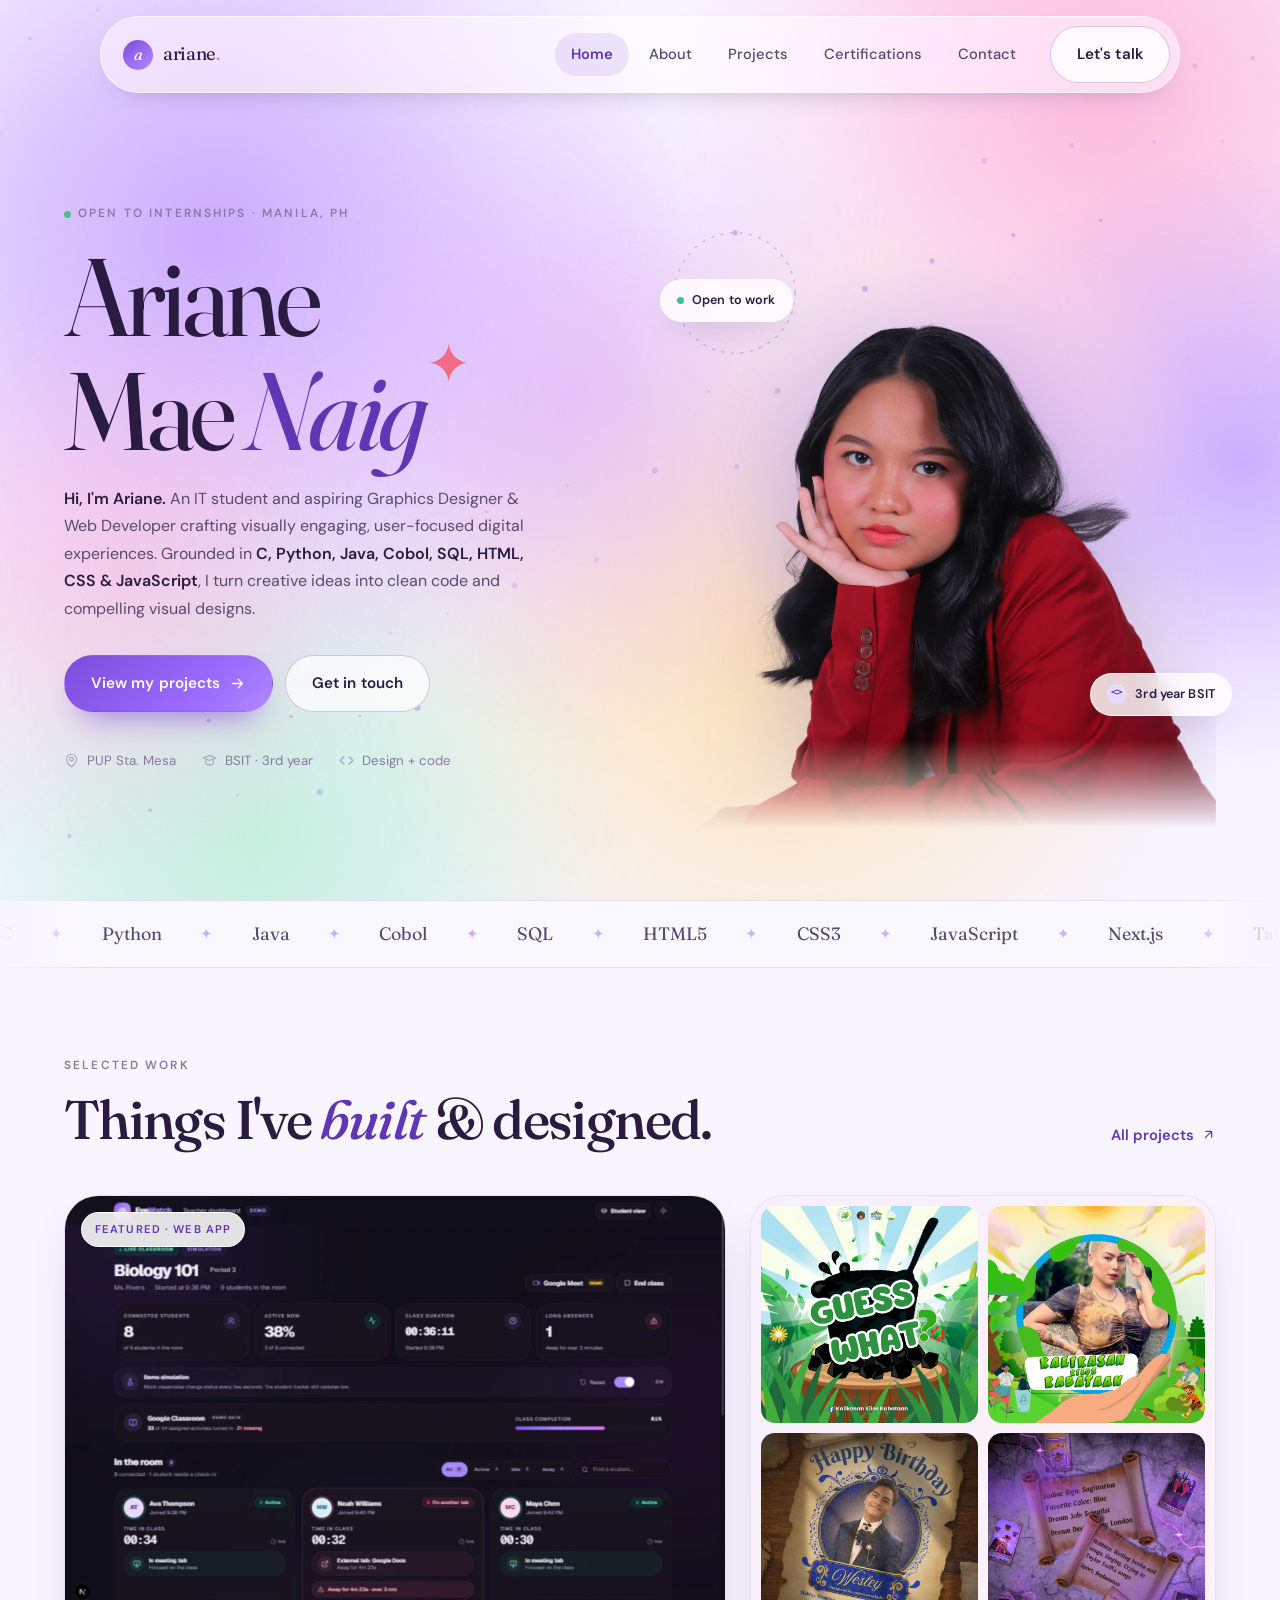
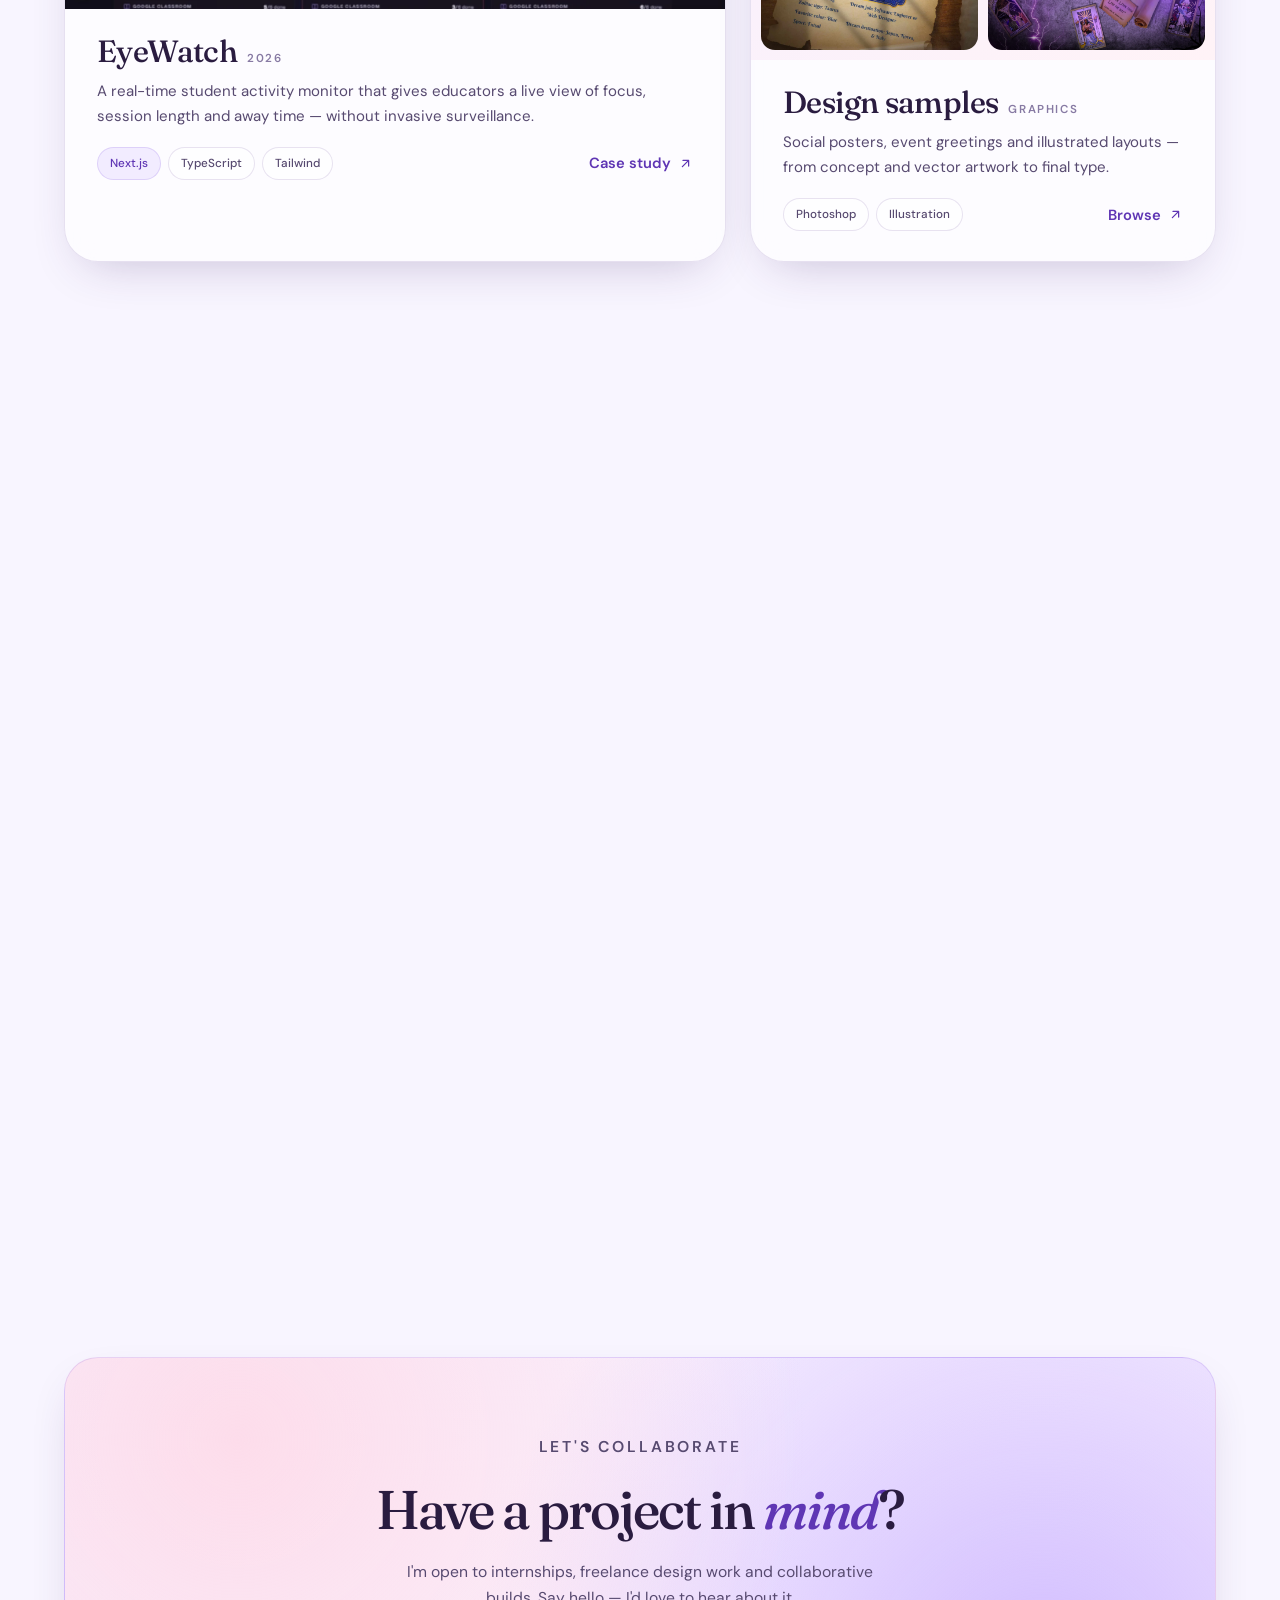
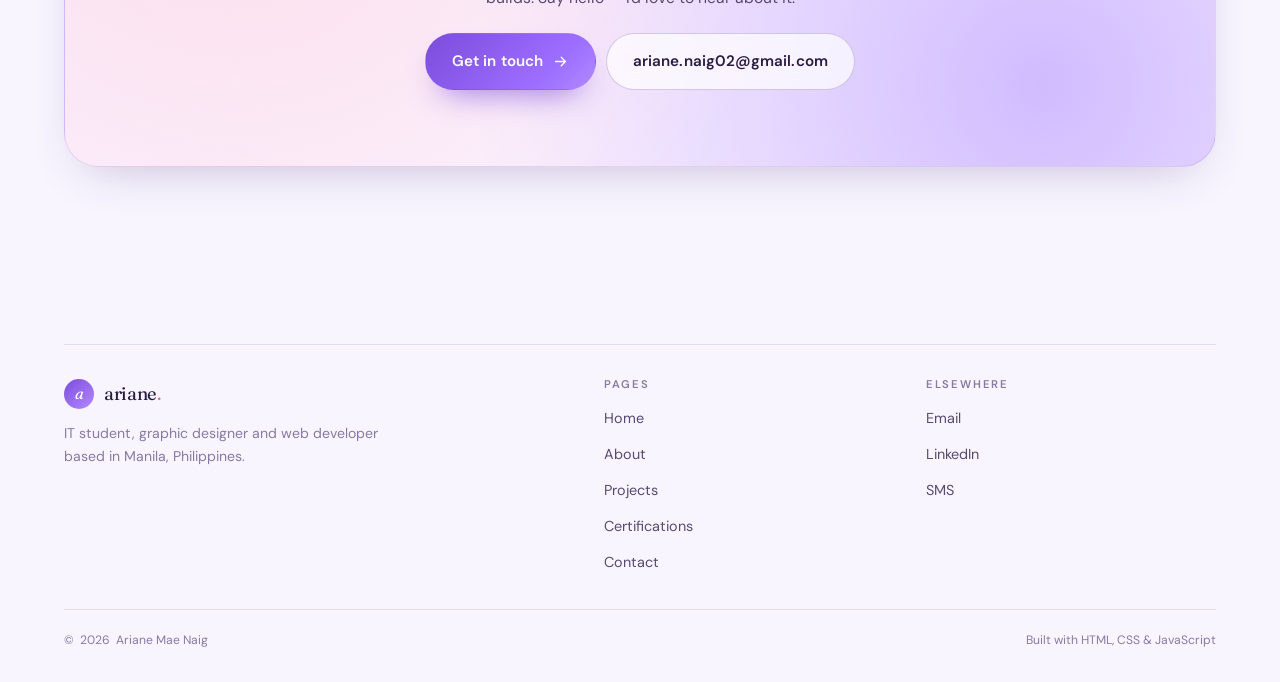
<file: index.html>
<!doctype html>
<html lang="en">
<head>
  <meta charset="utf-8">
  <meta name="viewport" content="width=device-width, initial-scale=1">
  <title>Ariane Mae Naig — IT Student, Graphic Designer &amp; Web Developer</title>
  <meta name="description" content="Portfolio of Ariane Mae Naig, a BSIT student at PUP Sta. Mesa and aspiring graphic designer and web developer crafting visually engaging, user-focused digital experiences.">
  <meta name="theme-color" content="#f8f5ff">
  <link rel="icon" href="assets/img/favicon.svg" type="image/svg+xml">
  <meta property="og:type" content="website">
  <meta property="og:title" content="Ariane Mae Naig — Portfolio">
  <meta property="og:description" content="IT student, graphic designer and web developer. Design that works as good as it looks.">
  <meta property="og:image" content="assets/img/og-image.jpg">
  <link rel="preload" href="assets/fonts/fraunces-var.woff2" as="font" type="font/woff2" crossorigin>
  <link rel="preload" href="assets/fonts/dm-sans-var.woff2" as="font" type="font/woff2" crossorigin>
  <link rel="stylesheet" href="assets/css/style.css">
</head>
<body>
  <a class="skip-link" href="#main">Skip to content</a>
  <canvas id="aura" aria-hidden="true"></canvas>
  <div class="grain" aria-hidden="true"></div>
  <div class="cursor-glow" aria-hidden="true"></div>

  <header class="site-header">
    <nav class="nav" aria-label="Primary">
      <a class="brand" href="index.html">
        <span class="brand__mark" aria-hidden="true">a</span>
        <span>ariane<span class="brand__dot">.</span></span>
      </a>
      <button class="nav__toggle" type="button" aria-expanded="false" aria-controls="nav-menu" aria-label="Open menu">
        <span></span>
      </button>
      <ul class="nav__menu" id="nav-menu">
        <li><a class="nav__link" href="index.html" aria-current="page">Home</a></li>
        <li><a class="nav__link" href="about.html">About</a></li>
        <li><a class="nav__link" href="projects.html">Projects</a></li>
        <li><a class="nav__link" href="certifications.html">Certifications</a></li>
        <li><a class="nav__link" href="contact.html">Contact</a></li>
      </ul>
      <a class="btn btn--ghost nav__cta" href="contact.html">Let's talk</a>
    </nav>
  </header>

  <main id="main">
    <section class="hero wrap">
      <div class="hero__copy">
        <p class="eyebrow"><span class="eyebrow__dot"></span> Open to internships · Manila, PH</p>
        <h1 class="hero__name">
          <span>Ariane</span>
          <span>Mae <em>Naig</em><svg class="hero__star" viewBox="0 0 24 24" fill="currentColor" aria-hidden="true"><path d="M12 0c.6 6.2 5.8 11.4 12 12-6.2.6-11.4 5.8-12 12-.6-6.2-5.8-11.4-12-12C6.2 11.4 11.4 6.2 12 0Z"/></svg></span>
        </h1>
        <p class="hero__intro">
          <strong>Hi, I'm Ariane.</strong> An IT student and aspiring Graphics Designer &amp; Web Developer crafting visually engaging, user-focused digital experiences. Grounded in <strong>C, Python, Java, Cobol, SQL, HTML, CSS &amp; JavaScript</strong>, I turn creative ideas into clean code and compelling visual designs.
        </p>
        <div class="hero__actions">
          <a class="btn btn--primary" href="projects.html">
            View my projects
            <svg viewBox="0 0 24 24" fill="none" stroke="currentColor" stroke-width="1.8" stroke-linecap="round" stroke-linejoin="round" aria-hidden="true"><path d="M5 12h14M13 6l6 6-6 6"/></svg>
          </a>
          <a class="btn btn--ghost" href="contact.html">Get in touch</a>
        </div>
        <ul class="hero__meta">
          <li>
            <svg viewBox="0 0 24 24" fill="none" stroke="currentColor" stroke-width="1.7" stroke-linecap="round" stroke-linejoin="round" aria-hidden="true"><path d="M20 10c0 6-8 12-8 12s-8-6-8-12a8 8 0 0 1 16 0Z"/><circle cx="12" cy="10" r="3"/></svg>
            PUP Sta. Mesa
          </li>
          <li>
            <svg viewBox="0 0 24 24" fill="none" stroke="currentColor" stroke-width="1.7" stroke-linecap="round" stroke-linejoin="round" aria-hidden="true"><path d="m2 8 10-4 10 4-10 4L2 8Z"/><path d="M6 10.5V16c0 1.5 2.7 3 6 3s6-1.5 6-3v-5.5"/></svg>
            BSIT · 3rd year
          </li>
          <li>
            <svg viewBox="0 0 24 24" fill="none" stroke="currentColor" stroke-width="1.7" stroke-linecap="round" stroke-linejoin="round" aria-hidden="true"><path d="m8 6-6 6 6 6M16 6l6 6-6 6"/></svg>
            Design + code
          </li>
        </ul>
      </div>

      <div class="hero__stage">
        <div class="hero__halo" aria-hidden="true"></div>
        <svg class="hero__ring" viewBox="0 0 100 100" aria-hidden="true">
          <circle cx="50" cy="50" r="47" fill="none" stroke="currentColor" stroke-width="1" stroke-dasharray="1.5 6" stroke-linecap="round"/>
          <circle cx="50" cy="3" r="2" fill="currentColor"/>
        </svg>
        <img class="hero__portrait" src="assets/img/ariane-hero.webp" alt="Ariane Mae Naig smiling, wearing a red blazer" width="1240" height="1448" fetchpriority="high">
        <div class="sticker sticker--work"><span class="sticker__dot"></span> Open to work</div>
        <div class="sticker sticker--edu">
          <span class="sticker__icon">
            <svg viewBox="0 0 24 24" fill="none" stroke="currentColor" stroke-width="2" stroke-linecap="round" stroke-linejoin="round" aria-hidden="true"><path d="m2 8 10-4 10 4-10 4L2 8Z"/></svg>
          </span>
          3rd year BSIT
        </div>
      </div>
    </section>

    <div class="marquee" aria-hidden="true">
      <div class="marquee__track">
        <div class="marquee__group">
          <span class="marquee__item">C</span>
          <span class="marquee__item">Python</span>
          <span class="marquee__item">Java</span>
          <span class="marquee__item">Cobol</span>
          <span class="marquee__item">SQL</span>
          <span class="marquee__item">HTML5</span>
          <span class="marquee__item">CSS3</span>
          <span class="marquee__item">JavaScript</span>
          <span class="marquee__item">Next.js</span>
          <span class="marquee__item">Tailwind CSS</span>
          <span class="marquee__item">Figma</span>
          <span class="marquee__item">Photoshop</span>
          <span class="marquee__item">Git / GitHub</span>
        </div>
        <div class="marquee__group">
          <span class="marquee__item">C</span>
          <span class="marquee__item">Python</span>
          <span class="marquee__item">Java</span>
          <span class="marquee__item">Cobol</span>
          <span class="marquee__item">SQL</span>
          <span class="marquee__item">HTML5</span>
          <span class="marquee__item">CSS3</span>
          <span class="marquee__item">JavaScript</span>
          <span class="marquee__item">Next.js</span>
          <span class="marquee__item">Tailwind CSS</span>
          <span class="marquee__item">Figma</span>
          <span class="marquee__item">Photoshop</span>
          <span class="marquee__item">Git / GitHub</span>
        </div>
      </div>
    </div>

    <section class="section wrap">
      <div class="section__head reveal">
        <div>
          <p class="eyebrow">Selected work</p>
          <h2 class="section__title" style="margin-top:16px">Things I've <em>built</em> &amp; designed.</h2>
        </div>
        <a class="link-arrow" href="projects.html">
          All projects
          <svg viewBox="0 0 24 24" fill="none" stroke="currentColor" stroke-width="2" stroke-linecap="round" stroke-linejoin="round" aria-hidden="true"><path d="M7 17 17 7M8 7h9v9"/></svg>
        </a>
      </div>

      <div class="work-grid">
        <a class="work work--wide reveal" href="projects.html#eyewatch">
          <div class="work__media work__media--screen">
            <span class="work__badge">Featured · Web app</span>
            <img src="assets/projects/eyewatch-teacher.webp" alt="EyeWatch teacher dashboard with live class metrics and student status cards" width="1600" height="1000" loading="lazy">
          </div>
          <div class="work__body">
            <h3 class="work__title">EyeWatch <small>2026</small></h3>
            <p class="work__text">A real-time student activity monitor that gives educators a live view of focus, session length and away time — without invasive surveillance.</p>
            <div class="work__foot">
              <div class="tags">
                <span class="tag tag--accent">Next.js</span>
                <span class="tag">TypeScript</span>
                <span class="tag">Tailwind</span>
              </div>
              <span class="link-arrow">Case study
                <svg viewBox="0 0 24 24" fill="none" stroke="currentColor" stroke-width="2" stroke-linecap="round" stroke-linejoin="round" aria-hidden="true"><path d="M7 17 17 7M8 7h9v9"/></svg>
              </span>
            </div>
          </div>
        </a>

        <a class="work work--narrow reveal" href="projects.html#designs" style="--delay:90ms">
          <div class="collage">
            <img src="assets/designs/guess-what.webp" alt="Guess What poster for Kalikasan Kilos Kabataan" width="1500" height="1500" loading="lazy">
            <img src="assets/designs/kalikasan.webp" alt="Kalikasan Kilos Kabataan feature poster" width="1500" height="1500" loading="lazy">
            <img src="assets/designs/happy-birthday.webp" alt="Vintage scroll birthday greeting" width="1500" height="1500" loading="lazy">
            <img src="assets/designs/tarot-scroll.webp" alt="Purple tarot-inspired scroll layout" width="1500" height="1500" loading="lazy">
          </div>
          <div class="work__body">
            <h3 class="work__title">Design samples <small>Graphics</small></h3>
            <p class="work__text">Social posters, event greetings and illustrated layouts — from concept and vector artwork to final type.</p>
            <div class="work__foot">
              <div class="tags">
                <span class="tag">Photoshop</span>
                <span class="tag">Illustration</span>
              </div>
              <span class="link-arrow">Browse
                <svg viewBox="0 0 24 24" fill="none" stroke="currentColor" stroke-width="2" stroke-linecap="round" stroke-linejoin="round" aria-hidden="true"><path d="M7 17 17 7M8 7h9v9"/></svg>
              </span>
            </div>
          </div>
        </a>

        <a class="work work--split reveal" href="projects.html#portfolio">
          <div class="work__body">
            <h3 class="work__title">This portfolio <small>Website</small></h3>
            <p class="work__text">A pastel-purple portfolio with a cursor-reactive aura background, an accessible flip business card and a QR code that opens the live site.</p>
            <div class="work__foot">
              <div class="tags">
                <span class="tag tag--accent">HTML</span>
                <span class="tag">CSS</span>
                <span class="tag">JavaScript</span>
              </div>
              <span class="link-arrow">How it's made
                <svg viewBox="0 0 24 24" fill="none" stroke="currentColor" stroke-width="2" stroke-linecap="round" stroke-linejoin="round" aria-hidden="true"><path d="M7 17 17 7M8 7h9v9"/></svg>
              </span>
            </div>
          </div>
          <div class="mock" aria-hidden="true">
            <div class="mock__window">
              <div class="mock__bar"><i></i><i></i><i></i><span>ariane-naig</span></div>
              <div class="mock__screen">
                <div class="mock__row">
                  <span>ariane.</span>
                  <span class="mock__dots"><i></i><i></i><i></i><i></i></span>
                </div>
                <div class="mock__name" style="margin-top:10px">Ariane<br>Mae <em>Naig</em></div>
                <div class="mock__line mock__line--short" style="margin-top:10px"></div>
                <div class="mock__line mock__line--tiny"></div>
                <div class="mock__pill" style="margin-top:8px"></div>
              </div>
            </div>
          </div>
        </a>
      </div>
    </section>

    <section class="section wrap">
      <div class="teaser reveal">
        <div class="teaser__avatar">
          <img src="assets/img/ariane-about.webp" alt="Close-up portrait of Ariane Mae Naig" width="900" height="900" loading="lazy">
        </div>
        <div class="teaser__body">
          <p class="eyebrow">A little about me</p>
          <p class="teaser__quote" style="margin-top:16px">I bridge the gap between <em>aesthetics</em> and functionality.</p>
          <p class="lead" style="margin-top:16px">Third year BSIT student at PUP Sta. Mesa. My journey started with visual design — brand identities, vector illustrations, UI layouts — before expanding into code to bring those designs to life on the web.</p>
          <a class="btn btn--soft" href="about.html">
            More about me
            <svg viewBox="0 0 24 24" fill="none" stroke="currentColor" stroke-width="1.8" stroke-linecap="round" stroke-linejoin="round" aria-hidden="true"><path d="M5 12h14M13 6l6 6-6 6"/></svg>
          </a>
        </div>
      </div>
    </section>

    <section class="section wrap">
      <div class="cta-band reveal">
        <p class="eyebrow">Let's collaborate</p>
        <h2>Have a project in <em>mind</em>?</h2>
        <p>I'm open to internships, freelance design work and collaborative builds. Say hello — I'd love to hear about it.</p>
        <div class="cta-band__actions">
          <a class="btn btn--primary" href="contact.html">
            Get in touch
            <svg viewBox="0 0 24 24" fill="none" stroke="currentColor" stroke-width="1.8" stroke-linecap="round" stroke-linejoin="round" aria-hidden="true"><path d="M5 12h14M13 6l6 6-6 6"/></svg>
          </a>
          <a class="btn btn--ghost" href="mailto:ariane.naig02@gmail.com">ariane.naig02@gmail.com</a>
        </div>
      </div>
    </section>
  </main>

  <footer class="site-footer wrap">
    <div class="footer-inner">
      <div class="footer-brand">
        <a class="brand" href="index.html">
          <span class="brand__mark" aria-hidden="true">a</span>
          <span>ariane<span class="brand__dot">.</span></span>
        </a>
        <p>IT student, graphic designer and web developer based in Manila, Philippines.</p>
      </div>
      <div class="footer-col">
        <h4>Pages</h4>
        <ul>
          <li><a href="index.html">Home</a></li>
          <li><a href="about.html">About</a></li>
          <li><a href="projects.html">Projects</a></li>
          <li><a href="certifications.html">Certifications</a></li>
          <li><a href="contact.html">Contact</a></li>
        </ul>
      </div>
      <div class="footer-col">
        <h4>Elsewhere</h4>
        <ul>
          <li><a href="mailto:ariane.naig02@gmail.com">Email</a></li>
          <li><a href="https://www.linkedin.com/in/ariane-mae-882720329/" target="_blank" rel="noopener">LinkedIn</a></li>
          <li><a href="tel:+639694243015">SMS</a></li>
        </ul>
      </div>
    </div>
    <div class="footer-bottom">
      <span>© <span data-year>2026</span> Ariane Mae Naig</span>
      <span>Built with HTML, CSS &amp; JavaScript</span>
    </div>
  </footer>

  <script src="assets/js/background.js" defer></script>
  <script src="assets/js/main.js" defer></script>
</body>
</html>
</file>
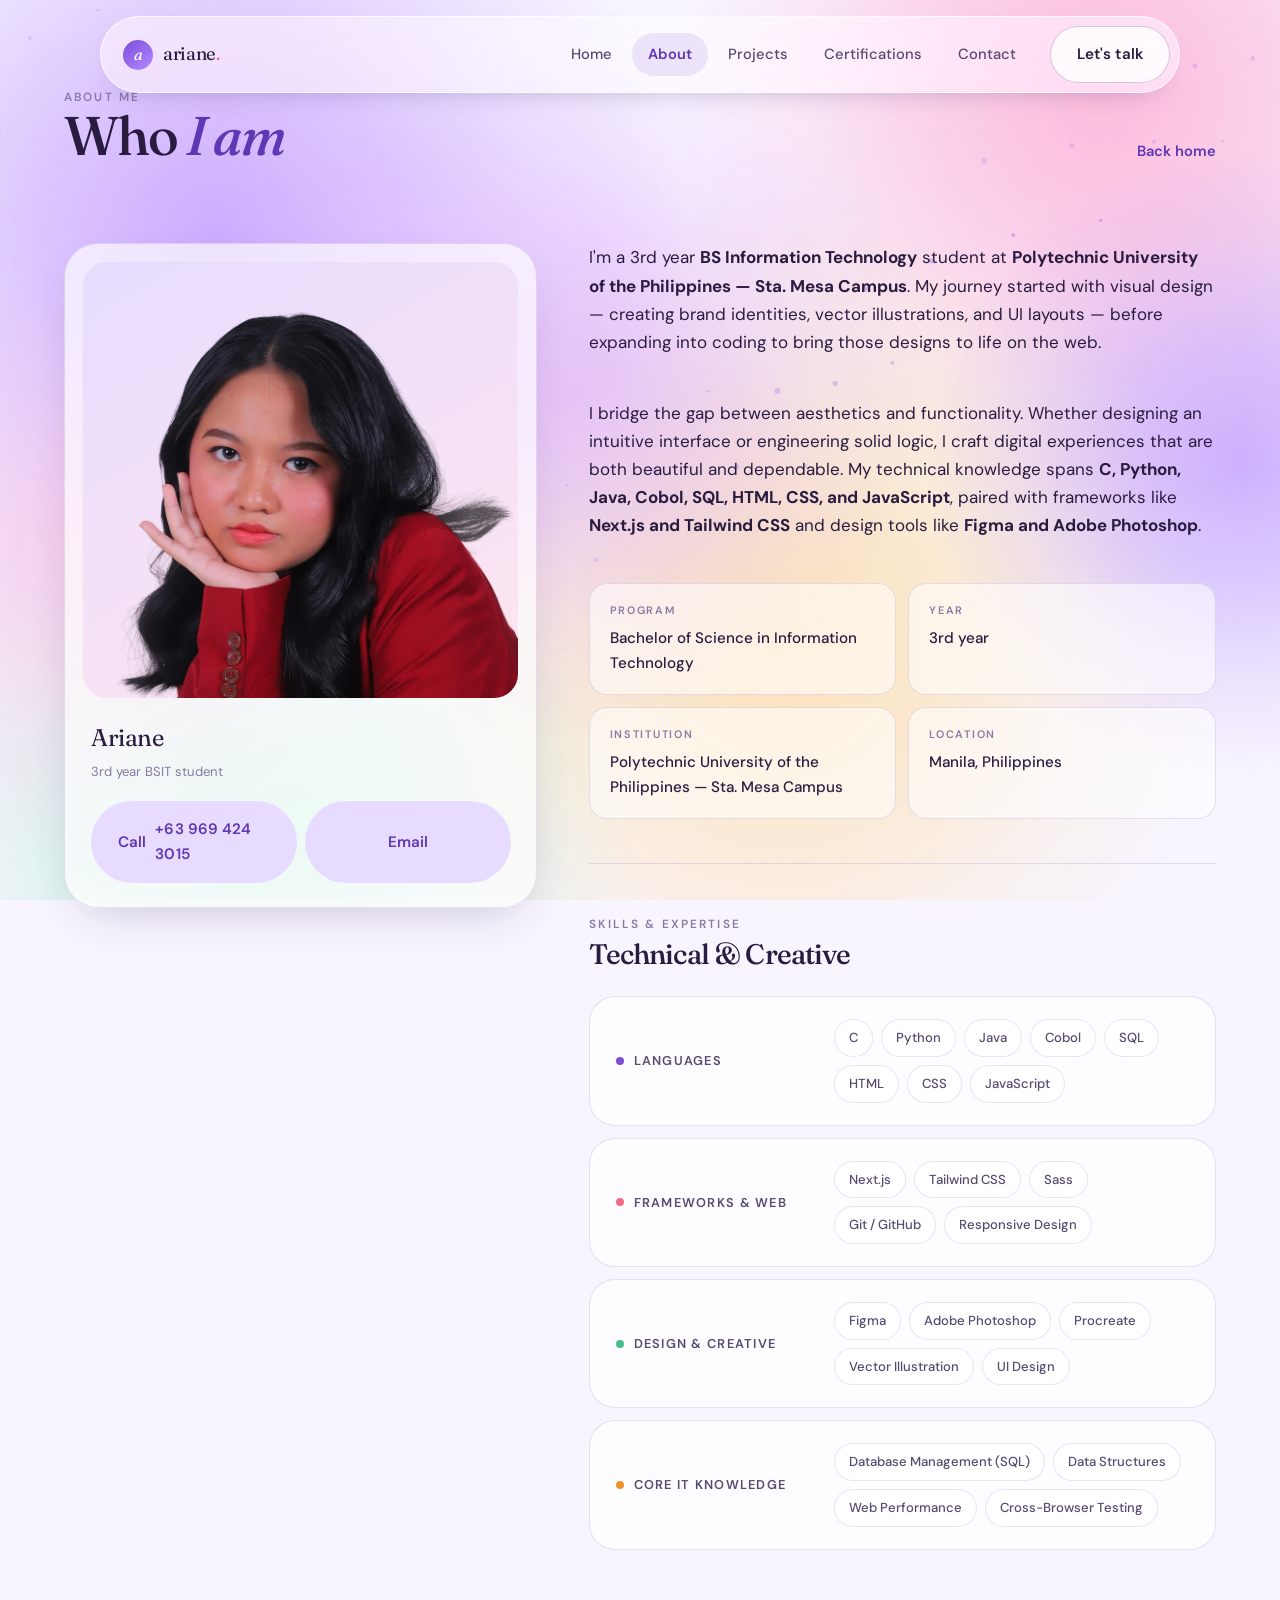
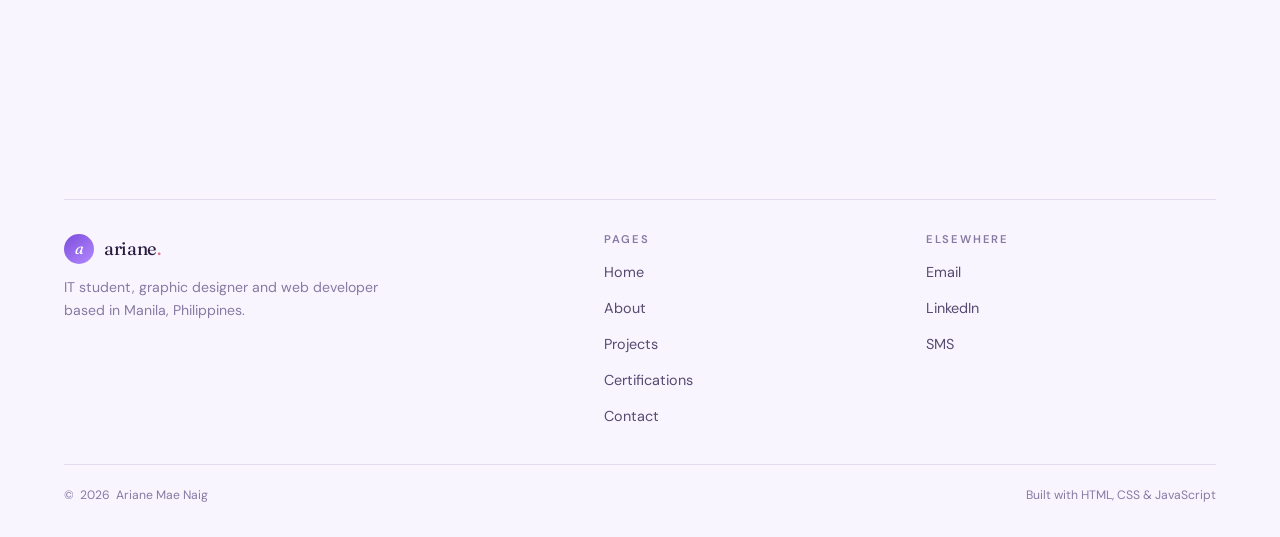
<file: about.html>
<!doctype html>
<html lang="en">
<head>
  <meta charset="utf-8">
  <meta name="viewport" content="width=device-width, initial-scale=1">
  <title>Ariane Mae Naig — About</title>
  <meta name="description" content="Ariane Mae Naig's about page — BSIT 3rd year student at PUP Sta. Mesa, aspiring graphic designer and web developer.">
  <link rel="preload" href="assets/fonts/fraunces-var.woff2" as="font" type="font/woff2" crossorigin>
  <link rel="preload" href="assets/fonts/dm-sans-var.woff2" as="font" type="font/woff2" crossorigin>
  <link rel="stylesheet" href="assets/css/style.css">
</head>
<body>
  <a class="skip-link" href="#main">Skip to content</a>
  <canvas id="aura" aria-hidden="true"></canvas>
  <div class="grain" aria-hidden="true"></div>
  <div class="cursor-glow" aria-hidden="true"></div>

  <header class="site-header">
    <nav class="nav" aria-label="Primary">
      <a class="brand" href="index.html">
        <span class="brand__mark" aria-hidden="true">a</span>
        <span>ariane<span class="brand__dot">.</span></span>
      </a>
      <button class="nav__toggle" type="button" aria-expanded="false" aria-controls="nav-menu" aria-label="Open menu">
        <span></span>
      </button>
      <ul class="nav__menu" id="nav-menu">
        <li><a class="nav__link" href="index.html">Home</a></li>
        <li><a class="nav__link" href="about.html" aria-current="page">About</a></li>
        <li><a class="nav__link" href="projects.html">Projects</a></li>
        <li><a class="nav__link" href="certifications.html">Certifications</a></li>
        <li><a class="nav__link" href="contact.html">Contact</a></li>
      </ul>
      <a class="btn btn--ghost nav__cta" href="contact.html">Let's talk</a>
    </nav>
  </header>

  <main id="main">
    <section class="section wrap">
      <div class="section__head reveal">
        <div>
          <p class="eyebrow">About me</p>
          <h2 class="section__title">Who <em>I am</em></h2>
        </div>
        <a class="link-arrow" href="index.html">Back home</a>
      </div>

      <section class="about-grid reveal">
        <div class="profile-card">
          <div class="profile-card__photo">
            <img src="assets/img/ariane-about.webp" alt="Ariane Mae Naig" width="400" height="400" loading="lazy">
          </div>
          <div class="profile-card__name">Ariane</div>
          <div class="profile-card__role">3rd year BSIT student</div>
          <div class="profile-card__actions">
            <a class="btn btn--soft" href="tel:+639694243015">Call <span>+63 969 424 3015</span></a>
            <a class="btn btn--soft" href="mailto:ariane.naig02@gmail.com">Email</a>
          </div>
        </div>

        <div class="about-body">
          <p>I'm a 3rd year <strong>BS Information Technology</strong> student at <strong>Polytechnic University of the Philippines — Sta. Mesa Campus</strong>. My journey started with visual design — creating brand identities, vector illustrations, and UI layouts — before expanding into coding to bring those designs to life on the web.</p>

          <p>I bridge the gap between aesthetics and functionality. Whether designing an intuitive interface or engineering solid logic, I craft digital experiences that are both beautiful and dependable. My technical knowledge spans <strong>C, Python, Java, Cobol, SQL, HTML, CSS, and JavaScript</strong>, paired with frameworks like <strong>Next.js and Tailwind CSS</strong> and design tools like <strong>Figma and Adobe Photoshop</strong>.</p>

          <dl class="facts">
            <div class="fact">
              <dt>Program</dt>
              <dd>Bachelor of Science in Information Technology</dd>
            </div>
            <div class="fact">
              <dt>Year</dt>
              <dd>3rd year</dd>
            </div>
            <div class="fact">
              <dt>Institution</dt>
              <dd>Polytechnic University of the Philippines — Sta. Mesa Campus</dd>
            </div>
            <div class="fact">
              <dt>Location</dt>
              <dd>Manila, Philippines</dd>
            </div>
          </dl>

          <!-- Skills section -->
          <section class="skills-section reveal" style="padding-top:clamp(28px,3.5vw,44px); margin-top:clamp(28px,3.5vw,44px); border-top:1px solid var(--line)">
            <div class="section__head" style="margin-bottom:clamp(18px,2.5vw,28px)">
              <div>
                <p class="eyebrow">Skills &amp; Expertise</p>
                <h3 class="section__title" style="font-size:clamp(1.4rem,2.2vw,1.8rem); margin-top:4px">Technical &amp; Creative</h3>
              </div>
            </div>

            <div class="skills">
              <!-- Programming Languages -->
              <div class="skill-card">
                <div class="skill-card__label">
                  <i aria-hidden="true"></i>
                  <span>Languages</span>
                </div>
                <div class="chips">
                  <span class="chip">C</span>
                  <span class="chip">Python</span>
                  <span class="chip">Java</span>
                  <span class="chip">Cobol</span>
                  <span class="chip">SQL</span>
                  <span class="chip">HTML</span>
                  <span class="chip">CSS</span>
                  <span class="chip">JavaScript</span>
                </div>
              </div>

              <!-- Web Development -->
              <div class="skill-card">
                <div class="skill-card__label">
                  <i aria-hidden="true"></i>
                  <span>Frameworks &amp; Web</span>
                </div>
                <div class="chips">
                  <span class="chip">Next.js</span>
                  <span class="chip">Tailwind CSS</span>
                  <span class="chip">Sass</span>
                  <span class="chip">Git / GitHub</span>
                  <span class="chip">Responsive Design</span>
                </div>
              </div>

              <!-- Design & Creative -->
              <div class="skill-card">
                <div class="skill-card__label">
                  <i aria-hidden="true"></i>
                  <span>Design &amp; Creative</span>
                </div>
                <div class="chips">
                  <span class="chip">Figma</span>
                  <span class="chip">Adobe Photoshop</span>
                  <span class="chip">Procreate</span>
                  <span class="chip">Vector Illustration</span>
                  <span class="chip">UI Design</span>
                </div>
              </div>

              <!-- Core IT Knowledge -->
              <div class="skill-card">
                <div class="skill-card__label">
                  <i aria-hidden="true"></i>
                  <span>Core IT Knowledge</span>
                </div>
                <div class="chips">
                  <span class="chip">Database Management (SQL)</span>
                  <span class="chip">Data Structures</span>
                  <span class="chip">Web Performance</span>
                  <span class="chip">Cross-Browser Testing</span>
                </div>
              </div>
            </div>
          </section>
          <!-- End skills section -->
        </div>
      </section>
    </section>
  </main>

  <footer class="site-footer wrap">
    <div class="footer-inner">
      <div class="footer-brand">
        <a class="brand" href="index.html">
          <span class="brand__mark" aria-hidden="true">a</span>
          <span>ariane<span class="brand__dot">.</span></span>
        </a>
        <p>IT student, graphic designer and web developer based in Manila, Philippines.</p>
      </div>
      <div class="footer-col">
        <h4>Pages</h4>
        <ul>
          <li><a href="index.html">Home</a></li>
          <li><a href="about.html">About</a></li>
          <li><a href="projects.html">Projects</a></li>
          <li><a href="certifications.html">Certifications</a></li>
          <li><a href="contact.html">Contact</a></li>
        </ul>
      </div>
      <div class="footer-col">
        <h4>Elsewhere</h4>
        <ul>
          <li><a href="mailto:ariane.naig02@gmail.com">Email</a></li>
          <li><a href="https://www.linkedin.com/in/ariane-mae-882720329/" target="_blank" rel="noopener">LinkedIn</a></li>
          <li><a href="tel:+639694243015">SMS</a></li>
        </ul>
      </div>
    </div>
    <div class="footer-bottom">
      <span>© <span data-year>2026</span> Ariane Mae Naig</span>
      <span>Built with HTML, CSS &amp; JavaScript</span>
    </div>
  </footer>

  <script src="assets/js/background.js" defer></script>
  <script src="assets/js/main.js" defer></script>
</body>
</html>
</file>
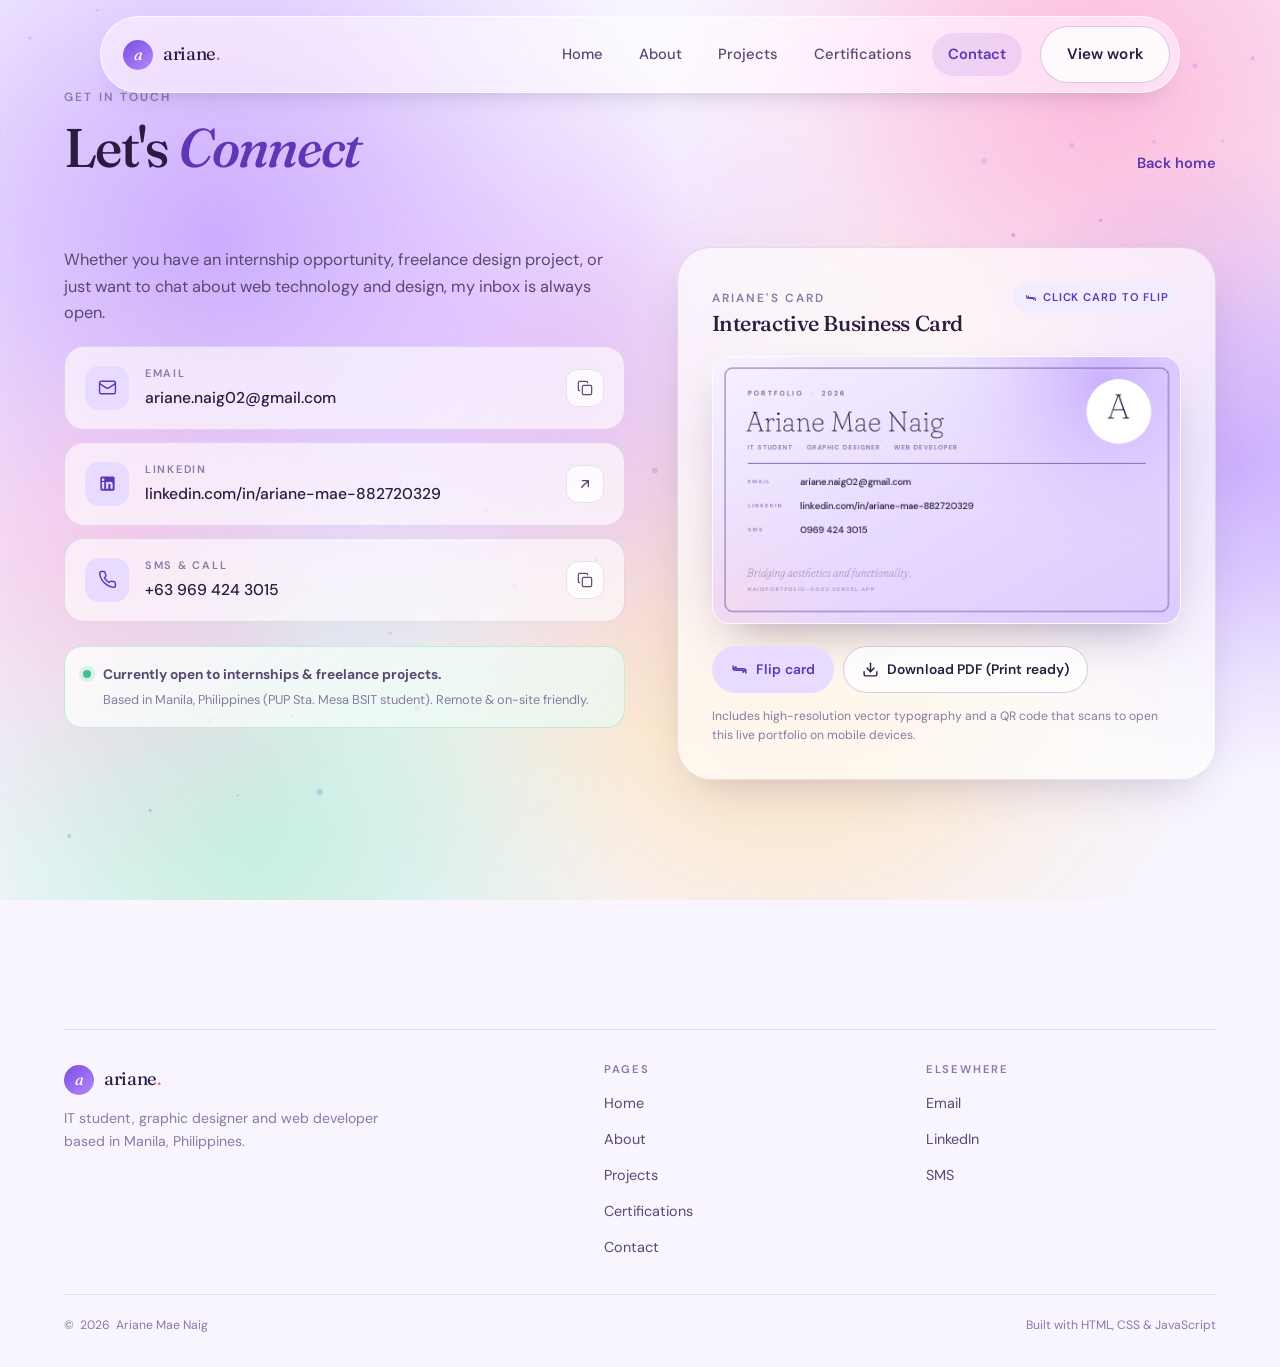
<file: contact.html>
<!doctype html>
<html lang="en">
<head>
  <meta charset="utf-8">
  <meta name="viewport" content="width=device-width, initial-scale=1">
  <title>Ariane Mae Naig — Contact &amp; Business Card</title>
  <meta name="description" content="Get in touch with Ariane Mae Naig — email, LinkedIn, SMS, and interactive 3D business card.">
  <link rel="preload" href="assets/fonts/fraunces-var.woff2" as="font" type="font/woff2" crossorigin>
  <link rel="preload" href="assets/fonts/dm-sans-var.woff2" as="font" type="font/woff2" crossorigin>
  <link rel="stylesheet" href="assets/css/style.css">
</head>
<body>
  <a class="skip-link" href="#main">Skip to content</a>
  <canvas id="aura" aria-hidden="true"></canvas>
  <div class="grain" aria-hidden="true"></div>
  <div class="cursor-glow" aria-hidden="true"></div>

  <header class="site-header">
    <nav class="nav" aria-label="Primary">
      <a class="brand" href="index.html">
        <span class="brand__mark" aria-hidden="true">a</span>
        <span>ariane<span class="brand__dot">.</span></span>
      </a>
      <button class="nav__toggle" type="button" aria-expanded="false" aria-controls="nav-menu" aria-label="Open menu">
        <span></span>
      </button>
      <ul class="nav__menu" id="nav-menu">
        <li><a class="nav__link" href="index.html">Home</a></li>
        <li><a class="nav__link" href="about.html">About</a></li>
        <li><a class="nav__link" href="projects.html">Projects</a></li>
        <li><a class="nav__link" href="certifications.html">Certifications</a></li>
        <li><a class="nav__link" href="contact.html" aria-current="page">Contact</a></li>
      </ul>
      <a class="btn btn--ghost nav__cta" href="projects.html">View work</a>
    </nav>
  </header>

  <main id="main">
    <section class="section wrap">
      <div class="section__head reveal">
        <div>
          <p class="eyebrow">Get In Touch</p>
          <h1 class="section__title" style="margin-top:12px">Let's <em>Connect</em></h1>
        </div>
        <a class="link-arrow" href="index.html">Back home</a>
      </div>

      <section class="contact-layout reveal">
        <!-- Contact Channels Column -->
        <div>
          <p style="color:var(--ink-2);font-size:1.02rem;line-height:1.6;margin-bottom:20px">
            Whether you have an internship opportunity, freelance design project, or just want to chat about web technology and design, my inbox is always open.
          </p>

          <div class="contact-list" style="margin-top:0">
            <!-- Email -->
            <article class="contact-card">
              <div class="contact-card__icon" aria-hidden="true">
                <svg viewBox="0 0 24 24" fill="none" stroke="currentColor" stroke-width="1.8" stroke-linecap="round" stroke-linejoin="round"><rect width="20" height="16" x="2" y="4" rx="2"/><path d="m22 7-8.97 5.7a1.94 1.94 0 0 1-2.06 0L2 7"/></svg>
              </div>
              <div>
                <p class="contact-card__label">Email</p>
                <a class="contact-card__value" href="mailto:ariane.naig02@gmail.com">ariane.naig02@gmail.com</a>
              </div>
              <button class="copy-btn" type="button" data-copy="ariane.naig02@gmail.com" data-copy-label="Email copied!" aria-label="Copy email address">
                <svg viewBox="0 0 24 24" fill="none" stroke="currentColor" stroke-width="1.8" stroke-linecap="round" stroke-linejoin="round" aria-hidden="true"><rect width="14" height="14" x="8" y="8" rx="2" ry="2"/><path d="M4 16c-1.1 0-2-.9-2-2V4c0-1.1.9-2 2-2h10c1.1 0 2 .9 2 2"/></svg>
              </button>
            </article>

            <!-- LinkedIn -->
            <article class="contact-card">
              <div class="contact-card__icon" aria-hidden="true">
                <svg viewBox="0 0 24 24" fill="currentColor"><path d="M19 3a2 2 0 0 1 2 2v14a2 2 0 0 1-2 2H5a2 2 0 0 1-2-2V5a2 2 0 0 1 2-2h14m-.5 15.5v-5.3a3.26 3.26 0 0 0-3.26-3.26c-.85 0-1.84.52-2.28 1.3v-1.11h-2.79v8.37h2.79v-4.93c0-.77.62-1.4 1.39-1.4a1.4 1.4 0 0 1 1.4 1.4v4.93h2.75M6.46 8.76a1.65 1.65 0 1 0 0-3.3 1.66 1.66 0 0 0 0 3.3m1.4 9.74v-8.37H5.06v8.37z"/></svg>
              </div>
              <div>
                <p class="contact-card__label">LinkedIn</p>
                <a class="contact-card__value" href="https://www.linkedin.com/in/ariane-mae-882720329/" target="_blank" rel="noopener">linkedin.com/in/ariane-mae-882720329</a>
              </div>
              <a class="copy-btn" href="https://www.linkedin.com/in/ariane-mae-882720329/" target="_blank" rel="noopener" aria-label="Open LinkedIn profile">
                <svg viewBox="0 0 24 24" fill="none" stroke="currentColor" stroke-width="2" stroke-linecap="round" stroke-linejoin="round" aria-hidden="true"><path d="M7 17 17 7M8 7h9v9"/></svg>
              </a>
            </article>

            <!-- Phone / SMS -->
            <article class="contact-card">
              <div class="contact-card__icon" aria-hidden="true">
                <svg viewBox="0 0 24 24" fill="none" stroke="currentColor" stroke-width="1.8" stroke-linecap="round" stroke-linejoin="round"><path d="M22 16.92v3a2 2 0 0 1-2.18 2 19.79 19.79 0 0 1-8.63-3.07 19.5 19.5 0 0 1-6-6 19.79 19.79 0 0 1-3.07-8.67A2 2 0 0 1 4.11 2h3a2 2 0 0 1 2 1.72 12.84 12.84 0 0 0 .7 2.81 2 2 0 0 1-.45 2.11L8.09 9.91a16 16 0 0 0 6 6l1.27-1.27a2 2 0 0 1 2.11-.45 12.84 12.84 0 0 0 2.81.7A2 2 0 0 1 22 16.92z"/></svg>
              </div>
              <div>
                <p class="contact-card__label">SMS &amp; Call</p>
                <a class="contact-card__value" href="tel:+639694243015">+63 969 424 3015</a>
              </div>
              <button class="copy-btn" type="button" data-copy="+639694243015" data-copy-label="Phone number copied!" aria-label="Copy phone number">
                <svg viewBox="0 0 24 24" fill="none" stroke="currentColor" stroke-width="1.8" stroke-linecap="round" stroke-linejoin="round" aria-hidden="true"><rect width="14" height="14" x="8" y="8" rx="2" ry="2"/><path d="M4 16c-1.1 0-2-.9-2-2V4c0-1.1.9-2 2-2h10c1.1 0 2 .9 2 2"/></svg>
              </button>
            </article>
          </div>

          <div class="availability">
            <i aria-hidden="true"></i>
            <div>
              <strong>Currently open to internships &amp; freelance projects.</strong>
              <p style="margin-top:4px;font-size:0.8rem;color:var(--ink-3)">Based in Manila, Philippines (PUP Sta. Mesa BSIT student). Remote &amp; on-site friendly.</p>
            </div>
          </div>
        </div>

        <!-- Interactive Business Card Column -->
        <div class="card-studio">
          <div class="card-studio__head">
            <div>
              <p class="eyebrow" style="margin-bottom:4px">Ariane's Card</p>
              <h3 style="font-family:var(--font-display);font-size:1.35rem;font-weight:500;letter-spacing:-0.02em">Interactive Business Card</h3>
            </div>
            <span class="card-studio__hint">
              <svg viewBox="0 0 24 24" fill="none" stroke="currentColor" stroke-width="2" stroke-linecap="round" stroke-linejoin="round" aria-hidden="true"><path d="m3 12 4-4v3h10a4 4 0 0 1 4 4v2"/><path d="m21 12-4 4v-3H7a4 4 0 0 1-4-4V7"/></svg>
              Click card to flip
            </span>
          </div>

          <!-- 3D Flip Card -->
          <div class="flip" id="business-card">
            <div class="flip__inner" role="button" tabindex="0" aria-label="Ariane Mae Naig's business card — click or press Enter to flip">
              <div class="flip__face flip__front">
                <img src="assets/downloads/business-card-front.png" alt="Ariane Mae Naig business card front - IT Student, Graphic Designer, Web Developer" width="1050" height="600" loading="eager">
              </div>
              <div class="flip__face flip__back">
                <img src="assets/downloads/business-card-back.png" alt="Ariane Mae Naig business card back - with QR code to live portfolio" width="1050" height="600" loading="eager">
              </div>
            </div>
          </div>

          <div class="card-studio__actions">
            <button class="btn btn--soft btn--small" type="button" data-flip aria-controls="business-card">
              <svg viewBox="0 0 24 24" fill="none" stroke="currentColor" stroke-width="2" stroke-linecap="round" stroke-linejoin="round" aria-hidden="true"><path d="m3 12 4-4v3h10a4 4 0 0 1 4 4v2"/><path d="m21 12-4 4v-3H7a4 4 0 0 1-4-4V7"/></svg>
              Flip card
            </button>
            <a class="btn btn--ghost btn--small" href="assets/downloads/ariane-naig-business-card.pdf" download="ariane-mae-naig-business-card.pdf">
              <svg viewBox="0 0 24 24" fill="none" stroke="currentColor" stroke-width="2" stroke-linecap="round" stroke-linejoin="round" aria-hidden="true"><path d="M21 15v4a2 2 0 0 1-2 2H5a2 2 0 0 1-2-2v-4"/><polyline points="7 10 12 15 17 10"/><line x1="12" y1="15" x2="12" y2="3"/></svg>
              Download PDF (Print ready)
            </a>
          </div>

          <p class="card-studio__note">
            Includes high-resolution vector typography and a QR code that scans to open this live portfolio on mobile devices.
          </p>
        </div>
      </section>
    </section>
  </main>

  <footer class="site-footer wrap">
    <div class="footer-inner">
      <div class="footer-brand">
        <a class="brand" href="index.html">
          <span class="brand__mark" aria-hidden="true">a</span>
          <span>ariane<span class="brand__dot">.</span></span>
        </a>
        <p>IT student, graphic designer and web developer based in Manila, Philippines.</p>
      </div>
      <div class="footer-col">
        <h4>Pages</h4>
        <ul>
          <li><a href="index.html">Home</a></li>
          <li><a href="about.html">About</a></li>
          <li><a href="projects.html">Projects</a></li>
          <li><a href="certifications.html">Certifications</a></li>
          <li><a href="contact.html">Contact</a></li>
        </ul>
      </div>
      <div class="footer-col">
        <h4>Elsewhere</h4>
        <ul>
          <li><a href="mailto:ariane.naig02@gmail.com">Email</a></li>
          <li><a href="https://www.linkedin.com/in/ariane-mae-882720329/" target="_blank" rel="noopener">LinkedIn</a></li>
          <li><a href="tel:+639694243015">SMS</a></li>
        </ul>
      </div>
    </div>
    <div class="footer-bottom">
      <span>© <span data-year>2026</span> Ariane Mae Naig</span>
      <span>Built with HTML, CSS &amp; JavaScript</span>
    </div>
  </footer>

  <script src="assets/js/background.js" defer></script>
  <script src="assets/js/main.js" defer></script>
</body>
</html>
</file>
<file: assets/css/style.css>
/* =========================================================
   Ariane Mae Naig — portfolio
   1. Fonts            6. Hero
   2. Tokens           7. Marquee
   3. Base             8. Work
   4. Background       9. About
   5. Header / nav    10. Projects
                     11. Contact
                     12. Footer
                     13. Lightbox / toast
                     14. Responsive
   ========================================================= */

/* ---------- 1. Fonts ---------- */
@font-face {
  font-family: "Fraunces";
  src: url("../fonts/fraunces-var.woff2") format("woff2");
  font-weight: 300 700;
  font-style: normal;
  font-display: swap;
}
@font-face {
  font-family: "Fraunces";
  src: url("../fonts/fraunces-italic-var.woff2") format("woff2");
  font-weight: 300 700;
  font-style: italic;
  font-display: swap;
}
@font-face {
  font-family: "DM Sans";
  src: url("../fonts/dm-sans-var.woff2") format("woff2");
  font-weight: 300 700;
  font-style: normal;
  font-display: swap;
}
@font-face {
  font-family: "DM Sans";
  src: url("../fonts/dm-sans-italic-var.woff2") format("woff2");
  font-weight: 300 700;
  font-style: italic;
  font-display: swap;
}

/* ---------- 2. Tokens ---------- */
:root {
  --bg: #f8f5ff;
  --bg-tint: #f1e9ff;
  --surface: rgba(255, 255, 255, 0.66);
  --surface-solid: #fffdfd;
  --surface-2: rgba(255, 255, 255, 0.88);
  --line: rgba(94, 62, 150, 0.14);
  --line-strong: rgba(94, 62, 150, 0.26);

  --ink: #2a1c40;
  --ink-2: #574a70;
  --ink-3: #877aa3;

  --lilac: #c9b2ff;
  --lilac-2: #e7dcff;
  --lilac-3: #f2ecff;
  --violet: #7c4ddb;
  --violet-deep: #5f36b4;
  --coral: #ef6b86;
  --coral-soft: #ffd9e2;
  --mint: #a8e6cf;
  --butter: #ffe2a8;

  --radius: 26px;
  --radius-sm: 16px;
  --radius-lg: 34px;

  --shadow-sm: 0 2px 10px rgba(58, 32, 96, 0.06);
  --shadow: 0 18px 50px -22px rgba(58, 32, 96, 0.3);
  --shadow-lg: 0 44px 90px -44px rgba(58, 32, 96, 0.5);

  --font-display: "Fraunces", Georgia, "Times New Roman", serif;
  --font-sans: "DM Sans", "Segoe UI", system-ui, -apple-system, sans-serif;

  --ease: cubic-bezier(0.22, 0.61, 0.36, 1);
  --maxw: 1180px;
  --gutter: clamp(20px, 5vw, 64px);
}

/* ---------- 3. Base ---------- */
*,
*::before,
*::after {
  box-sizing: border-box;
}

html {
  -webkit-text-size-adjust: 100%;
  scroll-behavior: smooth;
  scroll-padding-top: 120px;
}

body {
  margin: 0;
  min-height: 100svh;
  background: var(--bg);
  color: var(--ink);
  font-family: var(--font-sans);
  font-size: 1.0625rem;
  line-height: 1.65;
  -webkit-font-smoothing: antialiased;
  text-rendering: optimizeLegibility;
  overflow-x: hidden;
}

img,
svg,
canvas {
  display: block;
  max-width: 100%;
}

img {
  height: auto;
}

a {
  color: inherit;
  text-decoration: none;
}

p {
  margin: 0;
}

h1,
h2,
h3,
h4 {
  margin: 0;
  font-weight: 500;
  line-height: 1.05;
  letter-spacing: -0.02em;
  text-wrap: balance;
}

ul,
ol {
  margin: 0;
  padding: 0;
  list-style: none;
}

button {
  font: inherit;
  color: inherit;
  background: none;
  border: 0;
  cursor: pointer;
}

::selection {
  background: var(--lilac);
  color: var(--ink);
}

:focus-visible {
  outline: 2px solid var(--violet);
  outline-offset: 3px;
  border-radius: 6px;
}

.wrap {
  width: min(100% - (var(--gutter) * 2), var(--maxw));
  margin-inline: auto;
}

.skip-link {
  position: fixed;
  top: -100px;
  left: 24px;
  z-index: 200;
  padding: 12px 20px;
  border-radius: 999px;
  background: var(--ink);
  color: #fff;
  font-size: 0.9rem;
  transition: top 0.3s var(--ease);
}

.skip-link:focus-visible {
  top: 18px;
}

.display {
  font-family: var(--font-display);
  font-weight: 400;
  font-optical-sizing: auto;
  letter-spacing: -0.025em;
}

.eyebrow {
  display: inline-flex;
  align-items: center;
  gap: 0.6em;
  font-size: 0.74rem;
  font-weight: 600;
  letter-spacing: 0.18em;
  text-transform: uppercase;
  color: var(--ink-3);
}

.eyebrow__dot {
  width: 7px;
  height: 7px;
  border-radius: 50%;
  background: #4fbf8b;
  box-shadow: 0 0 0 0 rgba(79, 191, 139, 0.5);
  animation: pulse 2.6s infinite;
}

@keyframes pulse {
  0% { box-shadow: 0 0 0 0 rgba(79, 191, 139, 0.45); }
  70% { box-shadow: 0 0 0 9px rgba(79, 191, 139, 0); }
  100% { box-shadow: 0 0 0 0 rgba(79, 191, 139, 0); }
}

.lead {
  color: var(--ink-2);
  font-size: clamp(1.02rem, 1.35vw, 1.18rem);
  line-height: 1.72;
  max-width: 62ch;
}

.muted {
  color: var(--ink-3);
}

/* ---------- 4. Background ---------- */
#aura {
  position: fixed;
  inset: 0;
  width: 100%;
  height: 100%;
  z-index: -3;
  pointer-events: none;
}

.grain {
  position: fixed;
  inset: 0;
  z-index: -1;
  pointer-events: none;
  opacity: 0.22;
  background-image: url("data:image/svg+xml,%3Csvg xmlns='http://www.w3.org/2000/svg' width='220' height='220'%3E%3Cfilter id='n'%3E%3CfeTurbulence type='fractalNoise' baseFrequency='0.82' numOctaves='3' stitchTiles='stitch'/%3E%3CfeColorMatrix type='saturate' values='0'/%3E%3C/filter%3E%3Crect width='220' height='220' filter='url(%23n)' opacity='0.5'/%3E%3C/svg%3E");
  mix-blend-mode: soft-light;
}

.cursor-glow {
  position: fixed;
  top: 0;
  left: 0;
  width: 680px;
  height: 680px;
  margin: -340px 0 0 -340px;
  border-radius: 50%;
  background: radial-gradient(
    circle,
    rgba(176, 128, 255, 0.75) 0%,
    rgba(255, 150, 205, 0.55) 32%,
    rgba(142, 92, 235, 0.28) 58%,
    transparent 74%
  );
  filter: blur(20px);
  pointer-events: none;
  z-index: -2;
  opacity: 0;
  transition: opacity 0.4s ease;
  will-change: transform;
  mix-blend-mode: multiply;
}

body.has-pointer .cursor-glow {
  opacity: 1;
}

/* ---------- 5. Header / nav ---------- */
.site-header {
  position: fixed;
  top: 16px;
  left: 0;
  right: 0;
  z-index: 80;
  padding-inline: var(--gutter);
}

.nav {
  position: relative;
  width: min(100%, 1080px);
  margin-inline: auto;
  display: flex;
  align-items: center;
  gap: 18px;
  padding: 9px 9px 9px 22px;
  border: 1px solid rgba(255, 255, 255, 0.7);
  border-radius: 999px;
  background: rgba(255, 255, 255, 0.5);
  box-shadow: 0 12px 30px -22px rgba(58, 32, 96, 0.5);
  backdrop-filter: blur(18px) saturate(1.5);
  -webkit-backdrop-filter: blur(18px) saturate(1.5);
  transition: background 0.4s var(--ease), box-shadow 0.4s var(--ease);
}

.site-header.is-scrolled .nav {
  background: rgba(255, 255, 255, 0.78);
  box-shadow: 0 18px 40px -24px rgba(58, 32, 96, 0.55);
}

.brand {
  display: inline-flex;
  align-items: center;
  gap: 10px;
  font-family: var(--font-display);
  font-size: 1.15rem;
  letter-spacing: -0.02em;
  white-space: nowrap;
}

.brand__mark {
  display: grid;
  place-items: center;
  width: 30px;
  height: 30px;
  border-radius: 50%;
  background: linear-gradient(140deg, var(--violet), #b389ff);
  color: #fff;
  font-family: var(--font-display);
  font-style: italic;
  font-size: 1rem;
  line-height: 1;
  padding-bottom: 2px;
}

.brand__dot {
  color: var(--coral);
}

.nav__menu {
  display: flex;
  align-items: center;
  gap: 4px;
  margin-left: auto;
}

.nav__link {
  position: relative;
  display: inline-block;
  padding: 9px 16px;
  border-radius: 999px;
  font-size: 0.92rem;
  font-weight: 500;
  color: var(--ink-2);
  transition: color 0.25s, background 0.25s;
}

.nav__link:hover {
  color: var(--ink);
  background: rgba(124, 77, 219, 0.08);
}

.nav__link[aria-current="page"] {
  color: var(--violet-deep);
  background: rgba(124, 77, 219, 0.12);
  font-weight: 600;
}

.nav__cta {
  padding: 11px 20px;
  font-size: 0.9rem;
}

.nav__toggle {
  display: none;
  width: 42px;
  height: 42px;
  margin-left: auto;
  border-radius: 50%;
  border: 1px solid var(--line);
  background: rgba(255, 255, 255, 0.7);
  place-items: center;
}

.nav__toggle span {
  position: relative;
  display: block;
  width: 16px;
  height: 1.5px;
  background: var(--ink);
  transition: transform 0.3s var(--ease), opacity 0.3s;
}

.nav__toggle span::before,
.nav__toggle span::after {
  content: "";
  position: absolute;
  left: 0;
  width: 16px;
  height: 1.5px;
  background: var(--ink);
  transition: transform 0.3s var(--ease);
}

.nav__toggle span::before { top: -5px; }
.nav__toggle span::after { top: 5px; }

.nav__toggle[aria-expanded="true"] span { background: transparent; }
.nav__toggle[aria-expanded="true"] span::before { transform: translateY(5px) rotate(45deg); }
.nav__toggle[aria-expanded="true"] span::after { transform: translateY(-5px) rotate(-45deg); }

/* ---------- Buttons ---------- */
.btn {
  display: inline-flex;
  align-items: center;
  justify-content: center;
  gap: 0.6em;
  padding: 15px 26px;
  border-radius: 999px;
  font-size: 0.95rem;
  font-weight: 600;
  letter-spacing: 0.005em;
  border: 1px solid transparent;
  transition: transform 0.35s var(--ease), box-shadow 0.35s var(--ease), background 0.3s, color 0.3s;
  will-change: transform;
}

.btn svg {
  width: 17px;
  height: 17px;
  transition: transform 0.35s var(--ease);
}

.btn:hover svg {
  transform: translateX(3px);
}

.btn--primary {
  background: linear-gradient(135deg, #7c4ddb, #9c6dff 70%, #b189ff);
  color: #fff;
  box-shadow: 0 16px 32px -16px rgba(124, 77, 219, 0.9);
}

.btn--primary:hover {
  transform: translateY(-2px);
  box-shadow: 0 22px 40px -18px rgba(124, 77, 219, 0.95);
}

.btn--ghost {
  background: rgba(255, 255, 255, 0.7);
  border-color: var(--line-strong);
  color: var(--ink);
  backdrop-filter: blur(8px);
}

.btn--ghost:hover {
  transform: translateY(-2px);
  background: #fff;
  box-shadow: var(--shadow-sm);
}

.btn--soft {
  background: var(--lilac-2);
  color: var(--violet-deep);
}

.btn--soft:hover {
  background: var(--lilac);
  transform: translateY(-2px);
}

.btn--small {
  padding: 11px 18px;
  font-size: 0.86rem;
}

.link-arrow {
  display: inline-flex;
  align-items: center;
  gap: 0.45em;
  font-weight: 600;
  font-size: 0.92rem;
  color: var(--violet-deep);
}

.link-arrow svg {
  width: 15px;
  height: 15px;
  transition: transform 0.3s var(--ease);
}

.link-arrow:hover svg {
  transform: translate(3px, -3px);
}

/* ---------- 6. Hero ---------- */
.hero {
  position: relative;
  display: grid;
  grid-template-columns: minmax(0, 1.04fr) minmax(0, 0.96fr);
  align-items: center;
  gap: clamp(16px, 3vw, 48px);
  padding-top: clamp(120px, 17vh, 176px);
  padding-bottom: clamp(48px, 8vh, 96px);
  min-height: min(100svh, 900px);
}

.hero__copy {
  position: relative;
  z-index: 2;
  padding-bottom: 12px;
}

.hero__name {
  margin: 22px 0 26px;
  font-family: var(--font-display);
  font-weight: 400;
  font-optical-sizing: auto;
  font-size: clamp(3.5rem, 8.6vw, 7.6rem);
  line-height: 0.88;
  letter-spacing: -0.04em;
  color: var(--ink);
}

.hero__name span {
  display: block;
}

.hero__name em {
  font-style: italic;
  color: var(--violet-deep);
  letter-spacing: -0.03em;
}

.hero__name .hero__star {
  display: inline-block;
  width: 0.34em;
  height: 0.34em;
  margin-left: 0.06em;
  vertical-align: 0.62em;
  color: var(--coral);
}

.hero__intro {
  max-width: 44ch;
  color: var(--ink-2);
  font-size: clamp(1rem, 1.15vw, 1.1rem);
  line-height: 1.72;
}

.hero__intro strong {
  color: var(--ink);
  font-weight: 600;
}

.hero__actions {
  display: flex;
  flex-wrap: wrap;
  align-items: center;
  gap: 12px;
  margin-top: 32px;
}

.hero__meta {
  display: flex;
  flex-wrap: wrap;
  gap: 10px 26px;
  margin-top: 38px;
  font-size: 0.83rem;
  color: var(--ink-3);
}

.hero__meta li {
  display: inline-flex;
  align-items: center;
  gap: 8px;
}

.hero__meta svg {
  width: 15px;
  height: 15px;
  opacity: 0.65;
}

/* portrait stage */
.hero__stage {
  position: relative;
  align-self: end;
  display: grid;
  place-items: end center;
  z-index: 1;
}

.hero__halo {
  position: absolute;
  inset: -6% -10% 4% -10%;
  border-radius: 50%;
  background:
    radial-gradient(closest-side, rgba(201, 178, 255, 0.85), rgba(201, 178, 255, 0) 74%),
    radial-gradient(closest-side at 62% 38%, rgba(255, 210, 224, 0.75), rgba(255, 210, 224, 0) 70%);
  filter: blur(6px);
  z-index: -1;
}

.hero__ring {
  position: absolute;
  top: 4%;
  left: -2%;
  width: 128px;
  height: 128px;
  color: var(--violet);
  opacity: 0.35;
  animation: spin 46s linear infinite;
}

@keyframes spin {
  to { transform: rotate(360deg); }
}

.hero__portrait {
  width: min(100%, 545px);
  height: auto;
  filter: drop-shadow(0 34px 46px rgba(74, 36, 128, 0.22));
  -webkit-mask-image: linear-gradient(to bottom, #000 86%, transparent 100%);
  mask-image: linear-gradient(to bottom, #000 86%, transparent 100%);
  transform: translate3d(0, calc(var(--parallax, 0) * 14px), 0);
  will-change: transform;
}

.sticker {
  position: absolute;
  z-index: 3;
  display: inline-flex;
  align-items: center;
  gap: 8px;
  padding: 10px 16px;
  border-radius: 999px;
  border: 1px solid rgba(255, 255, 255, 0.85);
  background: rgba(255, 255, 255, 0.82);
  box-shadow: 0 14px 30px -18px rgba(58, 32, 96, 0.55);
  backdrop-filter: blur(12px);
  font-size: 0.79rem;
  font-weight: 600;
  letter-spacing: 0.01em;
  color: var(--ink);
  animation: float 7s ease-in-out infinite;
}

.sticker--work {
  top: 12%;
  left: -4%;
}

.sticker--edu {
  right: -3%;
  bottom: 18%;
  animation-delay: -3.5s;
}

.sticker__dot {
  width: 7px;
  height: 7px;
  border-radius: 50%;
  background: #3fbf8a;
}

.sticker__icon {
  display: grid;
  place-items: center;
  width: 20px;
  height: 20px;
  border-radius: 50%;
  background: var(--lilac-2);
  color: var(--violet-deep);
}

.sticker__icon svg {
  width: 12px;
  height: 12px;
}

@keyframes float {
  0%, 100% { transform: translateY(0); }
  50% { transform: translateY(-9px); }
}

/* ---------- 7. Marquee ---------- */
.marquee {
  position: relative;
  overflow: hidden;
  border-block: 1px solid var(--line);
  background: rgba(255, 255, 255, 0.34);
  padding-block: 18px;
  -webkit-mask-image: linear-gradient(90deg, transparent, #000 8%, #000 92%, transparent);
  mask-image: linear-gradient(90deg, transparent, #000 8%, #000 92%, transparent);
}

.marquee__track {
  display: flex;
  width: max-content;
  animation: marquee 34s linear infinite;
}

.marquee:hover .marquee__track {
  animation-play-state: paused;
}

.marquee__group {
  display: flex;
  align-items: center;
  flex-shrink: 0;
}

.marquee__item {
  display: inline-flex;
  align-items: center;
  gap: clamp(24px, 3vw, 44px);
  padding-right: clamp(24px, 3vw, 44px);
  font-family: var(--font-display);
  font-size: clamp(0.98rem, 1.4vw, 1.2rem);
  color: var(--ink-2);
  white-space: nowrap;
}

.marquee__item::after {
  content: "✦";
  color: var(--lilac);
  font-size: 0.85em;
}

@keyframes marquee {
  to { transform: translateX(-50%); }
}

/* ---------- 8. Sections & work ---------- */
.section {
  padding-block: clamp(64px, 9vh, 108px);
}

.section--tight {
  padding-block: clamp(44px, 6vh, 72px);
}

.section__head {
  display: flex;
  align-items: flex-end;
  justify-content: space-between;
  gap: 24px;
  margin-bottom: clamp(28px, 4vw, 48px);
}

.section__title {
  font-family: var(--font-display);
  font-size: clamp(2rem, 4.4vw, 3.4rem);
  line-height: 1;
  letter-spacing: -0.03em;
}

.section__title em {
  font-style: italic;
  color: var(--violet-deep);
}

.section__sub {
  margin-top: 14px;
  max-width: 52ch;
  color: var(--ink-2);
  font-size: 0.98rem;
}

.work-grid {
  display: grid;
  grid-template-columns: repeat(12, 1fr);
  gap: clamp(16px, 2vw, 24px);
}

.work {
  position: relative;
  display: flex;
  flex-direction: column;
  grid-column: span 12;
  overflow: hidden;
  border: 1px solid var(--line);
  border-radius: var(--radius-lg);
  background: var(--surface);
  box-shadow: var(--shadow);
  backdrop-filter: blur(14px);
  transition: transform 0.5s var(--ease), box-shadow 0.5s var(--ease);
}

.work:hover {
  transform: translateY(-5px);
  box-shadow: var(--shadow-lg);
}

.work--wide { grid-column: span 7; }
.work--narrow { grid-column: span 5; }

.work__media {
  position: relative;
  overflow: hidden;
  aspect-ratio: 16 / 10;
  background: linear-gradient(140deg, #efe6ff, #fdf5ff 55%, #ffe9f0);
}

.work__media img {
  width: 100%;
  height: 100%;
  object-fit: cover;
  transition: transform 0.9s var(--ease);
}

.work:hover .work__media img {
  transform: scale(1.035);
}

.work__media--screen img {
  object-position: top center;
}

.work__badge {
  position: absolute;
  top: 16px;
  left: 16px;
  display: inline-flex;
  align-items: center;
  gap: 6px;
  padding: 7px 13px;
  border-radius: 999px;
  background: rgba(255, 255, 255, 0.88);
  border: 1px solid rgba(255, 255, 255, 0.9);
  backdrop-filter: blur(8px);
  font-size: 0.7rem;
  font-weight: 600;
  letter-spacing: 0.1em;
  text-transform: uppercase;
  color: var(--violet-deep);
}

.work__body {
  display: flex;
  flex-direction: column;
  gap: 12px;
  padding: 26px clamp(22px, 2.6vw, 32px) 30px;
}

.work__title {
  display: flex;
  align-items: baseline;
  gap: 10px;
  font-family: var(--font-display);
  font-size: clamp(1.5rem, 2.4vw, 2rem);
  letter-spacing: -0.02em;
}

.work__title small {
  font-family: var(--font-sans);
  font-size: 0.72rem;
  font-weight: 600;
  letter-spacing: 0.14em;
  text-transform: uppercase;
  color: var(--ink-3);
}

.work__text {
  color: var(--ink-2);
  font-size: 0.94rem;
  line-height: 1.66;
}

.work__foot {
  display: flex;
  flex-wrap: wrap;
  align-items: center;
  justify-content: space-between;
  gap: 12px;
  margin-top: 6px;
}

.tags {
  display: flex;
  flex-wrap: wrap;
  gap: 7px;
}

.tag {
  padding: 6px 12px;
  border-radius: 999px;
  border: 1px solid var(--line);
  background: rgba(255, 255, 255, 0.6);
  font-size: 0.73rem;
  font-weight: 500;
  color: var(--ink-2);
}

.tag--accent {
  background: var(--lilac-3);
  border-color: rgba(124, 77, 219, 0.18);
  color: var(--violet-deep);
}

.work--split {
  display: grid;
  grid-template-columns: minmax(0, 1.04fr) minmax(0, 0.96fr);
  align-items: stretch;
}

.work--split .work__body {
  justify-content: center;
  padding: clamp(26px, 3vw, 40px);
}

.work--split .mock {
  height: 100%;
  min-height: 300px;
  aspect-ratio: auto;
  border-left: 1px solid var(--line);
}

/* collage of design work */
.collage {
  display: grid;
  grid-template-columns: 1fr 1fr;
  gap: 10px;
  padding: 10px;
  aspect-ratio: 16 / 10;
  background: linear-gradient(140deg, #f6efff, #fff3f7);
}

.collage img {
  width: 100%;
  height: 100%;
  object-fit: cover;
  border-radius: 14px;
  transition: transform 0.9s var(--ease);
}

.work:hover .collage img {
  transform: scale(1.04);
}

/* browser mockup */
.mock {
  position: relative;
  display: grid;
  place-items: center;
  aspect-ratio: 16 / 10;
  overflow: hidden;
  background:
    radial-gradient(circle at 78% 22%, rgba(255, 208, 224, 0.75), transparent 55%),
    radial-gradient(circle at 20% 80%, rgba(201, 178, 255, 0.7), transparent 55%),
    linear-gradient(140deg, #f4ecff, #fff8fb);
}

.mock__window {
  width: min(78%, 460px);
  border-radius: 16px;
  overflow: hidden;
  background: #fff;
  border: 1px solid rgba(90, 60, 150, 0.12);
  box-shadow: 0 34px 60px -34px rgba(60, 30, 110, 0.55);
  transform: translateY(10px);
  transition: transform 0.7s var(--ease);
}

.work:hover .mock__window {
  transform: translateY(0) scale(1.02);
}

.mock__bar {
  display: flex;
  align-items: center;
  gap: 5px;
  padding: 9px 12px;
  background: #f7f2ff;
  border-bottom: 1px solid rgba(90, 60, 150, 0.1);
}

.mock__bar i {
  width: 6px;
  height: 6px;
  border-radius: 50%;
  background: #d9c9f5;
}

.mock__bar span {
  margin-left: auto;
  font-size: 0.5rem;
  letter-spacing: 0.08em;
  color: #a595c4;
}

.mock__screen {
  display: grid;
  gap: 7px;
  padding: 16px 18px 20px;
  background: linear-gradient(160deg, #fff, #faf6ff);
}

.mock__row {
  display: flex;
  align-items: center;
  justify-content: space-between;
  font-size: 0.52rem;
  letter-spacing: 0.12em;
  text-transform: uppercase;
  color: #a595c4;
}

.mock__dots {
  display: flex;
  gap: 4px;
}

.mock__dots i {
  width: 4px;
  height: 4px;
  border-radius: 50%;
  background: #cdb9ee;
}

.mock__name {
  font-family: var(--font-display);
  font-size: clamp(1.1rem, 2vw, 1.5rem);
  line-height: 0.95;
  letter-spacing: -0.03em;
  color: var(--ink);
}

.mock__name em {
  font-style: italic;
  color: var(--violet-deep);
}

.mock__line {
  height: 4px;
  border-radius: 3px;
  background: #eee4fb;
}

.mock__line--short { width: 62%; }
.mock__line--tiny { width: 40%; }

.mock__pill {
  display: inline-block;
  width: 62px;
  height: 14px;
  border-radius: 999px;
  background: linear-gradient(135deg, #7c4ddb, #a678ff);
}

.mock__portrait {
  position: absolute;
  right: 2%;
  bottom: 0;
  width: 34%;
  opacity: 0.95;
  pointer-events: none;
  -webkit-mask-image: linear-gradient(to bottom, #000 80%, transparent);
  mask-image: linear-gradient(to bottom, #000 80%, transparent);
}

/* mini status dots used on the eyewatch card */
.status {
  display: flex;
  align-items: center;
  gap: 14px;
  padding: 10px 14px;
  border-radius: 14px;
  background: rgba(255, 255, 255, 0.6);
  border: 1px solid var(--line);
  font-size: 0.74rem;
  color: var(--ink-2);
}

.status span {
  display: inline-flex;
  align-items: center;
  gap: 6px;
}

.status i {
  width: 7px;
  height: 7px;
  border-radius: 50%;
}

.status .is-active { background: #3fbf8a; }
.status .is-idle { background: #e8b53f; }
.status .is-away { background: #e8627c; }

/* about teaser */
.teaser {
  display: grid;
  grid-template-columns: minmax(0, 0.9fr) minmax(0, 1.1fr);
  gap: clamp(24px, 5vw, 72px);
  align-items: center;
  padding: clamp(30px, 4vw, 52px);
  border: 1px solid var(--line);
  border-radius: var(--radius-lg);
  background: linear-gradient(140deg, rgba(255, 255, 255, 0.8), rgba(245, 236, 255, 0.72));
  box-shadow: var(--shadow);
  backdrop-filter: blur(14px);
}

.teaser__avatar {
  position: relative;
  display: grid;
  place-items: center;
}

.teaser__avatar img {
  width: min(100%, 320px);
  aspect-ratio: 1;
  object-fit: cover;
  object-position: 50% 30%;
  border-radius: 44% 56% 58% 42% / 48% 44% 56% 52%;
  border: 6px solid rgba(255, 255, 255, 0.85);
  box-shadow: 0 24px 50px -26px rgba(58, 32, 96, 0.5);
}

.teaser__quote {
  font-family: var(--font-display);
  font-size: clamp(1.35rem, 2.4vw, 1.9rem);
  line-height: 1.32;
  letter-spacing: -0.02em;
  color: var(--ink);
}

.teaser__quote em {
  font-style: italic;
  color: var(--violet-deep);
}

.teaser__body p + p {
  margin-top: 16px;
}

.teaser__body .btn {
  margin-top: 24px;
}

/* ---------- 9. Inner page head ---------- */
.page-head {
  padding-top: clamp(118px, 16vh, 168px);
  padding-bottom: clamp(26px, 4vh, 48px);
}

.page-head__title {
  margin: 20px 0 22px;
  font-family: var(--font-display);
  font-size: clamp(2.8rem, 6.6vw, 5.2rem);
  line-height: 0.94;
  letter-spacing: -0.04em;
}

.page-head__title em {
  font-style: italic;
  color: var(--violet-deep);
}

.page-head .lead {
  max-width: 58ch;
}

/* about page */
.about-grid {
  display: grid;
  grid-template-columns: minmax(0, 0.86fr) minmax(0, 1.14fr);
  gap: clamp(24px, 4vw, 56px);
  align-items: start;
  padding-block: clamp(16px, 3vw, 32px) clamp(40px, 6vw, 72px);
}

.profile-card {
  position: sticky;
  top: 110px;
  padding: 18px 18px 24px;
  border: 1px solid var(--line);
  border-radius: var(--radius-lg);
  background: var(--surface);
  box-shadow: var(--shadow);
  backdrop-filter: blur(14px);
}

.profile-card__photo {
  position: relative;
  overflow: hidden;
  border-radius: 24px;
  background: linear-gradient(150deg, var(--lilac-2), #ffe6ef);
  aspect-ratio: 1;
}

.profile-card__photo img {
  width: 100%;
  height: 100%;
  object-fit: cover;
  object-position: 50% 20%;
}

.profile-card__name {
  margin: 20px 8px 4px;
  font-family: var(--font-display);
  font-size: 1.5rem;
  letter-spacing: -0.02em;
}

.profile-card__role {
  margin-inline: 8px;
  font-size: 0.82rem;
  color: var(--ink-3);
}

.profile-card__actions {
  display: flex;
  gap: 8px;
  margin: 18px 8px 0;
}

.profile-card__actions .btn {
  flex: 1;
}

.about-body > * + * {
  margin-top: clamp(28px, 3.4vw, 44px);
}

.facts {
  display: grid;
  grid-template-columns: repeat(2, minmax(0, 1fr));
  gap: 12px;
}

.fact {
  padding: 18px 20px;
  border: 1px solid var(--line);
  border-radius: 18px;
  background: rgba(255, 255, 255, 0.55);
}

.fact dt {
  font-size: 0.68rem;
  font-weight: 600;
  letter-spacing: 0.16em;
  text-transform: uppercase;
  color: var(--ink-3);
}

.fact dd {
  margin: 6px 0 0;
  font-size: 0.95rem;
  font-weight: 500;
  color: var(--ink);
}

.block-title {
  display: flex;
  align-items: center;
  gap: 12px;
  margin-bottom: 18px;
  font-family: var(--font-display);
  font-size: clamp(1.4rem, 2.2vw, 1.8rem);
  letter-spacing: -0.02em;
}

.block-title::after {
  content: "";
  flex: 1;
  height: 1px;
  background: var(--line);
}

.edu-card {
  display: flex;
  gap: 20px;
  padding: clamp(22px, 2.6vw, 30px);
  border: 1px solid var(--line);
  border-radius: var(--radius);
  background: linear-gradient(140deg, rgba(255, 255, 255, 0.82), rgba(243, 235, 255, 0.7));
  box-shadow: var(--shadow-sm);
}

.edu-card__icon {
  flex: none;
  display: grid;
  place-items: center;
  width: 48px;
  height: 48px;
  border-radius: 15px;
  background: var(--lilac-2);
  color: var(--violet-deep);
}

.edu-card__icon svg {
  width: 22px;
  height: 22px;
}

.edu-card h4 {
  font-family: var(--font-display);
  font-size: 1.22rem;
  letter-spacing: -0.015em;
}

.edu-card p {
  margin-top: 6px;
  color: var(--ink-2);
  font-size: 0.92rem;
}

.edu-card__meta {
  display: inline-flex;
  gap: 8px;
  align-items: center;
  margin-top: 12px;
  padding: 5px 12px;
  border-radius: 999px;
  background: rgba(124, 77, 219, 0.09);
  color: var(--violet-deep);
  font-size: 0.74rem;
  font-weight: 600;
}

.skills {
  display: grid;
  gap: 12px;
}

.skill-card {
  display: grid;
  grid-template-columns: 200px 1fr;
  gap: 18px;
  align-items: center;
  padding: clamp(16px, 2vw, 22px) clamp(18px, 2.4vw, 26px);
  border: 1px solid var(--line);
  border-radius: var(--radius);
  background: rgba(255, 255, 255, 0.65);
  transition: background 0.3s, transform 0.3s var(--ease), box-shadow 0.3s var(--ease);
}

.skill-card:hover {
  background: rgba(255, 255, 255, 0.9);
  transform: translateY(-2px);
  box-shadow: var(--shadow-sm);
}

.skill-card__label {
  display: flex;
  align-items: center;
  gap: 10px;
  font-size: 0.8rem;
  font-weight: 600;
  letter-spacing: 0.1em;
  text-transform: uppercase;
  color: var(--ink-2);
  flex-shrink: 0;
}

.skill-card__label i {
  width: 8px;
  height: 8px;
  border-radius: 50%;
  background: var(--violet);
  flex-shrink: 0;
}

.skill-card:nth-child(2) .skill-card__label i { background: var(--coral); }
.skill-card:nth-child(3) .skill-card__label i { background: #3fbf8a; }
.skill-card:nth-child(4) .skill-card__label i { background: #f0932b; }

.chips {
  display: flex;
  flex-wrap: wrap;
  gap: 8px;
  align-items: center;
}

.chip {
  display: inline-flex;
  align-items: center;
  padding: 7px 14px;
  border-radius: 999px;
  border: 1px solid rgba(124, 77, 219, 0.16);
  background: rgba(255, 255, 255, 0.85);
  font-size: 0.82rem;
  font-weight: 500;
  color: var(--ink-2);
  white-space: nowrap;
  transition: background 0.2s, border-color 0.2s, transform 0.2s;
}

.chip:hover {
  background: #ffffff;
  border-color: rgba(124, 77, 219, 0.35);
  transform: translateY(-1px);
}

/* ---------- 10. Projects ---------- */
.case {
  padding: clamp(20px, 3vw, 34px);
  border: 1px solid var(--line);
  border-radius: var(--radius-lg);
  background: var(--surface);
  box-shadow: var(--shadow);
  backdrop-filter: blur(14px);
}

.case + .case {
  margin-top: clamp(24px, 3vw, 40px);
}

.case__media {
  max-width: 760px;
  margin: 0 auto clamp(20px, 3vw, 36px);
  position: relative;
  overflow: hidden;
  border-radius: 20px;
  border: 1px solid var(--line);
  background: #1a1024;
  box-shadow: 0 20px 45px -25px rgba(40, 18, 70, 0.4);
}

.case__media img {
  width: 100%;
  max-height: 440px;
  object-fit: cover;
  object-position: top center;
  display: block;
}

.case__media figcaption {
  padding: 12px 18px;
  font-size: 0.76rem;
  letter-spacing: 0.04em;
  color: var(--ink-3);
  background: rgba(255, 255, 255, 0.95);
  border-top: 1px solid var(--line);
}

.case__header {
  display: flex;
  flex-wrap: wrap;
  align-items: flex-end;
  justify-content: space-between;
  gap: 20px;
  padding: clamp(22px, 3vw, 34px) 4px clamp(16px, 2vw, 22px);
}

.case__title {
  font-family: var(--font-display);
  font-size: clamp(1.9rem, 4vw, 3rem);
  line-height: 1;
  letter-spacing: -0.03em;
}

.case__title small {
  display: block;
  margin-bottom: 10px;
  font-family: var(--font-sans);
  font-size: 0.7rem;
  font-weight: 600;
  letter-spacing: 0.18em;
  text-transform: uppercase;
  color: var(--ink-3);
}

.case__meta {
  display: flex;
  flex-wrap: wrap;
  gap: 7px;
}

.case__body {
  display: grid;
  gap: clamp(18px, 2.4vw, 26px);
  padding-inline: 4px;
  padding-bottom: 6px;
}

.case__overview {
  color: var(--ink-2);
  font-size: 1rem;
  line-height: 1.72;
  max-width: 78ch;
}

.feature-grid {
  display: grid;
  grid-template-columns: repeat(2, minmax(0, 1fr));
  gap: 14px;
}

.feature {
  padding: clamp(20px, 2.4vw, 26px);
  border: 1px solid var(--line);
  border-radius: 22px;
  background: rgba(255, 255, 255, 0.6);
}

.feature__head {
  display: flex;
  align-items: center;
  gap: 10px;
  margin-bottom: 6px;
}

.feature__route {
  padding: 4px 9px;
  border-radius: 8px;
  background: var(--ink);
  color: #f3e9ff;
  font-family: ui-monospace, "SF Mono", Consolas, monospace;
  font-size: 0.68rem;
  letter-spacing: 0.02em;
}

.feature h4 {
  font-size: 0.98rem;
  font-weight: 600;
  letter-spacing: -0.01em;
}

.feature ul {
  display: grid;
  gap: 10px;
  margin-top: 14px;
}

.feature li {
  position: relative;
  padding-left: 22px;
  font-size: 0.9rem;
  line-height: 1.6;
  color: var(--ink-2);
}

.feature li::before {
  content: "";
  position: absolute;
  left: 2px;
  top: 0.58em;
  width: 7px;
  height: 7px;
  border-radius: 50%;
  background: linear-gradient(135deg, var(--violet), var(--lilac));
}

.feature li strong {
  color: var(--ink);
  font-weight: 600;
}

.arch {
  display: grid;
  grid-template-columns: repeat(auto-fit, minmax(210px, 1fr));
  gap: 12px;
  padding: clamp(20px, 2.4vw, 26px);
  border: 1px dashed var(--line-strong);
  border-radius: 22px;
  background: rgba(255, 255, 255, 0.45);
}

.arch__item dt {
  font-size: 0.68rem;
  font-weight: 600;
  letter-spacing: 0.15em;
  text-transform: uppercase;
  color: var(--ink-3);
}

.arch__item dd {
  margin: 5px 0 0;
  font-size: 0.88rem;
  color: var(--ink-2);
}

.self-case {
  display: grid;
  grid-template-columns: minmax(0, 1.05fr) minmax(0, 0.95fr);
  gap: clamp(20px, 3vw, 40px);
  align-items: center;
}

.self-case .mock {
  border-radius: 22px;
  border: 1px solid var(--line);
}

/* gallery */
.gallery {
  display: grid;
  grid-template-columns: repeat(auto-fill, minmax(280px, 1fr));
  gap: clamp(16px, 2.2vw, 26px);
  max-width: 1060px;
  margin: 0 auto;
}

.gallery__item {
  position: relative;
  overflow: hidden;
  border-radius: 18px;
  border: 1px solid var(--line);
  background: #ffffff;
  box-shadow: var(--shadow-sm);
  cursor: zoom-in;
  transition: transform 0.4s var(--ease), box-shadow 0.4s var(--ease);
  display: flex;
  flex-direction: column;
}

.gallery__item:hover {
  transform: translateY(-4px);
  box-shadow: var(--shadow);
}

.gallery__thumb {
  position: relative;
  overflow: hidden;
  aspect-ratio: 1 / 1;
  background: #fbf9ff;
}

.gallery__thumb img {
  width: 100%;
  height: 100%;
  aspect-ratio: 1 / 1;
  object-fit: cover;
  object-position: center;
  display: block;
  transition: transform 0.5s var(--ease);
}

.gallery__item:hover .gallery__thumb img {
  transform: scale(1.04);
}

.gallery__zoom-badge {
  position: absolute;
  top: 12px;
  right: 12px;
  display: grid;
  place-items: center;
  width: 32px;
  height: 32px;
  border-radius: 50%;
  background: rgba(255, 255, 255, 0.9);
  backdrop-filter: blur(6px);
  border: 1px solid rgba(255, 255, 255, 0.7);
  color: var(--violet-deep);
  box-shadow: 0 4px 12px rgba(0, 0, 0, 0.12);
  opacity: 0;
  transform: scale(0.85);
  transition: opacity 0.3s, transform 0.3s;
}

.gallery__item:hover .gallery__zoom-badge {
  opacity: 1;
  transform: scale(1);
}

.gallery__zoom-badge svg {
  width: 14px;
  height: 14px;
}

.gallery__caption {
  display: flex;
  align-items: center;
  justify-content: space-between;
  gap: 12px;
  padding: 14px 18px;
  background: #ffffff;
  border-top: 1px solid var(--line);
}

.gallery__caption b {
  display: block;
  font-family: var(--font-display);
  font-size: 0.96rem;
  font-weight: 500;
  letter-spacing: -0.01em;
  color: var(--ink);
}

.gallery__caption span {
  font-size: 0.72rem;
  letter-spacing: 0.08em;
  text-transform: uppercase;
  color: var(--ink-3);
  white-space: nowrap;
}

/* certificates */
.certs {
  display: grid;
  grid-template-columns: repeat(auto-fit, minmax(320px, 1fr));
  gap: clamp(20px, 2.5vw, 30px);
}

.cert {
  display: flex;
  flex-direction: column;
  overflow: hidden;
  border: 1px solid var(--line);
  border-radius: var(--radius);
  background: var(--surface);
  box-shadow: var(--shadow-sm);
  transition: transform 0.4s var(--ease), box-shadow 0.4s var(--ease);
}

.cert:hover {
  transform: translateY(-4px);
  box-shadow: var(--shadow);
}

.cert__media {
  position: relative;
  overflow: hidden;
  aspect-ratio: 16 / 11;
  background: #faf8ff;
  border-bottom: 1px solid var(--line);
  cursor: zoom-in;
}

.cert__media img {
  width: 100%;
  height: 100%;
  object-fit: contain;
  padding: 12px;
  display: block;
  transition: transform 0.4s var(--ease);
}

.cert:hover .cert__media img {
  transform: scale(1.02);
}

.cert__zoom-badge {
  position: absolute;
  bottom: 12px;
  right: 12px;
  display: inline-flex;
  align-items: center;
  gap: 6px;
  padding: 5px 12px;
  border-radius: 999px;
  background: rgba(255, 255, 255, 0.92);
  backdrop-filter: blur(6px);
  border: 1px solid var(--line);
  font-size: 0.7rem;
  font-weight: 600;
  color: var(--violet-deep);
  pointer-events: none;
}

.cert__zoom-badge svg {
  width: 12px;
  height: 12px;
}

.cert__body {
  display: flex;
  flex-direction: column;
  gap: 8px;
  padding: 22px 24px 26px;
  flex-grow: 1;
}

.cert__issuer {
  font-size: 0.72rem;
  font-weight: 600;
  letter-spacing: 0.12em;
  text-transform: uppercase;
  color: var(--violet-deep);
}

.cert__title {
  font-family: var(--font-display);
  font-size: 1.18rem;
  line-height: 1.25;
  letter-spacing: -0.015em;
  color: var(--ink);
}

.cert__desc {
  font-size: 0.86rem;
  color: var(--ink-2);
  line-height: 1.55;
  margin-top: 4px;
  flex-grow: 1;
}

.cert__foot {
  display: flex;
  align-items: center;
  justify-content: space-between;
  gap: 12px;
  margin-top: 14px;
  padding-top: 14px;
  border-top: 1px solid var(--line);
}

.cert__date {
  font-size: 0.8rem;
  color: var(--ink-3);
}

/* ---------- 11. Contact ---------- */
.contact-layout {
  display: grid;
  grid-template-columns: minmax(0, 1.02fr) minmax(0, 0.98fr);
  gap: clamp(28px, 4vw, 60px);
  align-items: start;
  padding-block: clamp(8px, 2vw, 24px) clamp(40px, 6vw, 72px);
}

.contact-list {
  display: grid;
  gap: 12px;
  margin-top: 28px;
}

.contact-card {
  display: grid;
  grid-template-columns: auto 1fr auto;
  align-items: center;
  gap: 16px;
  padding: 18px 20px;
  border: 1px solid var(--line);
  border-radius: 20px;
  background: rgba(255, 255, 255, 0.62);
  transition: background 0.3s, transform 0.4s var(--ease), box-shadow 0.4s var(--ease);
}

.contact-card:hover {
  background: rgba(255, 255, 255, 0.9);
  transform: translateY(-2px);
  box-shadow: var(--shadow-sm);
}

.contact-card__icon {
  display: grid;
  place-items: center;
  width: 44px;
  height: 44px;
  border-radius: 14px;
  background: var(--lilac-2);
  color: var(--violet-deep);
}

.contact-card__icon svg {
  width: 19px;
  height: 19px;
}

.contact-card__label {
  font-size: 0.68rem;
  font-weight: 600;
  letter-spacing: 0.16em;
  text-transform: uppercase;
  color: var(--ink-3);
}

.contact-card__value {
  font-size: 0.98rem;
  font-weight: 500;
  color: var(--ink);
  word-break: break-word;
}

.copy-btn {
  display: grid;
  place-items: center;
  width: 38px;
  height: 38px;
  border-radius: 12px;
  border: 1px solid var(--line);
  background: rgba(255, 255, 255, 0.8);
  color: var(--ink-2);
  transition: background 0.25s, color 0.25s, transform 0.25s;
}

.copy-btn:hover {
  background: var(--violet);
  border-color: var(--violet);
  color: #fff;
  transform: translateY(-1px);
}

.copy-btn svg {
  width: 16px;
  height: 16px;
}

.availability {
  display: flex;
  gap: 12px;
  align-items: flex-start;
  margin-top: 24px;
  padding: 16px 18px;
  border-radius: 18px;
  background: linear-gradient(140deg, rgba(255, 255, 255, 0.8), rgba(232, 250, 242, 0.7));
  border: 1px solid rgba(63, 191, 138, 0.25);
  font-size: 0.86rem;
  color: var(--ink-2);
}

.availability i {
  flex: none;
  margin-top: 7px;
  width: 8px;
  height: 8px;
  border-radius: 50%;
  background: #3fbf8a;
  box-shadow: 0 0 0 4px rgba(63, 191, 138, 0.15);
}

/* flip card */
.card-studio {
  padding: clamp(22px, 3vw, 34px);
  border: 1px solid var(--line);
  border-radius: var(--radius-lg);
  background: var(--surface);
  box-shadow: var(--shadow);
  backdrop-filter: blur(14px);
}

.card-studio__head {
  display: flex;
  align-items: flex-start;
  justify-content: space-between;
  gap: 16px;
  margin-bottom: 20px;
}

.card-studio__hint {
  display: inline-flex;
  align-items: center;
  gap: 6px;
  padding: 6px 12px;
  border-radius: 999px;
  background: var(--lilac-3);
  font-size: 0.7rem;
  font-weight: 600;
  letter-spacing: 0.08em;
  text-transform: uppercase;
  color: var(--violet-deep);
  white-space: nowrap;
}

.card-studio__hint svg {
  width: 12px;
  height: 12px;
}

.flip {
  perspective: 1800px;
  width: 100%;
  aspect-ratio: 3.5 / 2;
  margin-bottom: 22px;
  user-select: none;
}

.flip__inner {
  position: relative;
  width: 100%;
  height: 100%;
  transform-style: preserve-3d;
  transition: transform 0.85s cubic-bezier(0.2, 0.8, 0.2, 1);
  cursor: pointer;
  border-radius: 18px;
  outline: none;
}

.flip__inner:focus-visible {
  box-shadow: 0 0 0 3px var(--violet-deep);
}

.flip.is-flipped .flip__inner {
  transform: rotateY(180deg);
}

.flip__face {
  position: absolute;
  inset: 0;
  overflow: hidden;
  border-radius: 18px;
  backface-visibility: hidden;
  -webkit-backface-visibility: hidden;
  box-shadow: 0 20px 45px -20px rgba(58, 32, 96, 0.45);
  border: 1px solid rgba(255, 255, 255, 0.6);
  transition: box-shadow 0.3s;
}

.flip:hover .flip__face {
  box-shadow: 0 26px 54px -22px rgba(58, 32, 96, 0.55);
}

.flip__face img {
  width: 100%;
  height: 100%;
  object-fit: cover;
  display: block;
}

.flip__front {
  transform: rotateY(0deg);
}

.flip__back {
  transform: rotateY(180deg);
}

.card-studio__actions {
  display: flex;
  flex-wrap: wrap;
  gap: 10px;
}

.card-studio__note {
  margin-top: 14px;
  font-size: 0.76rem;
  color: var(--ink-3);
  line-height: 1.6;
}

/* ---------- 12. Footer ---------- */
.cta-band {
  position: relative;
  overflow: hidden;
  display: grid;
  gap: 22px;
  justify-items: center;
  text-align: center;
  padding: clamp(44px, 6vw, 76px) clamp(24px, 5vw, 64px);
  border-radius: var(--radius-lg);
  border: 1px solid rgba(124, 77, 219, 0.16);
  background:
    radial-gradient(circle at 15% 20%, rgba(255, 214, 228, 0.75), transparent 55%),
    radial-gradient(circle at 85% 80%, rgba(201, 178, 255, 0.85), transparent 55%),
    linear-gradient(140deg, #f7f0ff, #fdf6ff);
  box-shadow: var(--shadow);
}

.cta-band h2 {
  font-family: var(--font-display);
  font-size: clamp(2rem, 4.6vw, 3.4rem);
  line-height: 1.02;
  letter-spacing: -0.035em;
  max-width: 18ch;
}

.cta-band h2 em {
  font-style: italic;
  color: var(--violet-deep);
}

.cta-band p {
  max-width: 46ch;
  color: var(--ink-2);
  font-size: 0.98rem;
}

.cta-band__actions {
  display: flex;
  flex-wrap: wrap;
  gap: 10px;
  justify-content: center;
}

.site-footer {
  margin-top: clamp(56px, 8vw, 96px);
  padding-bottom: 32px;
}

.footer-inner {
  display: grid;
  grid-template-columns: minmax(0, 1.4fr) repeat(2, minmax(0, 0.8fr));
  gap: 32px;
  padding-block: 34px;
  border-top: 1px solid var(--line);
}

.footer-brand p {
  margin-top: 12px;
  max-width: 34ch;
  font-size: 0.88rem;
  color: var(--ink-3);
}

.footer-col h4 {
  margin-bottom: 12px;
  font-family: var(--font-sans);
  font-size: 0.7rem;
  font-weight: 600;
  letter-spacing: 0.16em;
  text-transform: uppercase;
  color: var(--ink-3);
}

.footer-col li + li {
  margin-top: 8px;
}

.footer-col a {
  font-size: 0.9rem;
  color: var(--ink-2);
  transition: color 0.25s;
}

.footer-col a:hover {
  color: var(--violet-deep);
}

.footer-bottom {
  display: flex;
  flex-wrap: wrap;
  justify-content: space-between;
  gap: 10px;
  padding-top: 20px;
  border-top: 1px solid var(--line);
  font-size: 0.76rem;
  color: var(--ink-3);
}

.footer-bottom span {
  display: inline-flex;
  align-items: center;
  gap: 6px;
}

/* ---------- 13. Lightbox & toast ---------- */
.lightbox {
  position: fixed;
  inset: 0;
  z-index: 150;
  display: grid;
  place-items: center;
  padding: clamp(16px, 4vw, 48px);
  background: rgba(26, 15, 40, 0.72);
  backdrop-filter: blur(14px);
  opacity: 0;
  visibility: hidden;
  transition: opacity 0.35s var(--ease), visibility 0.35s;
}

.lightbox.is-open {
  opacity: 1;
  visibility: visible;
}

.lightbox__figure {
  position: relative;
  max-width: min(100%, 1000px);
  max-height: 100%;
  display: grid;
  gap: 12px;
  justify-items: center;
}

.lightbox__img {
  max-height: min(78vh, 820px);
  width: auto;
  max-width: 100%;
  border-radius: 16px;
  box-shadow: 0 40px 80px -30px rgba(0, 0, 0, 0.6);
  background: #fff;
  transform: scale(0.97);
  transition: transform 0.4s var(--ease);
}

.lightbox.is-open .lightbox__img {
  transform: scale(1);
}

.lightbox__caption {
  color: rgba(255, 255, 255, 0.86);
  font-size: 0.86rem;
  text-align: center;
  letter-spacing: 0.02em;
}

.lightbox__close,
.lightbox__nav {
  position: absolute;
  display: grid;
  place-items: center;
  width: 44px;
  height: 44px;
  border-radius: 50%;
  background: rgba(255, 255, 255, 0.14);
  border: 1px solid rgba(255, 255, 255, 0.25);
  color: #fff;
  backdrop-filter: blur(8px);
  transition: background 0.25s, transform 0.25s;
}

.lightbox__close:hover,
.lightbox__nav:hover {
  background: rgba(255, 255, 255, 0.28);
  transform: scale(1.05);
}

.lightbox__close {
  top: 20px;
  right: 20px;
}

.lightbox__nav {
  top: 50%;
  margin-top: -22px;
}

.lightbox__nav--prev { left: 16px; }
.lightbox__nav--next { right: 16px; }

.lightbox svg {
  width: 18px;
  height: 18px;
}

.toast {
  position: fixed;
  left: 50%;
  bottom: 28px;
  z-index: 160;
  display: inline-flex;
  align-items: center;
  gap: 8px;
  padding: 12px 20px;
  border-radius: 999px;
  background: var(--ink);
  color: #fff;
  font-size: 0.85rem;
  box-shadow: 0 20px 40px -20px rgba(0, 0, 0, 0.6);
  transform: translate(-50%, 20px);
  opacity: 0;
  pointer-events: none;
  transition: opacity 0.3s var(--ease), transform 0.3s var(--ease);
}

.toast.is-visible {
  opacity: 1;
  transform: translate(-50%, 0);
}

.toast svg {
  width: 15px;
  height: 15px;
  color: #7ee2b8;
}

/* ---------- reveal ---------- */
.reveal {
  opacity: 0;
  transform: translateY(22px);
  transition: opacity 0.8s var(--ease), transform 0.8s var(--ease);
  transition-delay: var(--delay, 0ms);
}

.reveal.is-in {
  opacity: 1;
  transform: none;
}

/* ---------- 14. Responsive ---------- */
@media (max-width: 1080px) {
  .hero {
    grid-template-columns: minmax(0, 1.1fr) minmax(0, 0.9fr);
  }
  .sticker--work { left: 0; }
  .sticker--edu { right: 0; }
  .hero__portrait { width: min(100%, 460px); }
}

@media (max-width: 900px) {
  .nav__menu {
    position: absolute;
    top: calc(100% + 10px);
    left: 0;
    right: 0;
    flex-direction: column;
    align-items: stretch;
    gap: 2px;
    padding: 10px;
    border-radius: 24px;
    border: 1px solid rgba(255, 255, 255, 0.75);
    background: rgba(255, 255, 255, 0.94);
    box-shadow: var(--shadow);
    backdrop-filter: blur(20px);
    opacity: 0;
    visibility: hidden;
    transform: translateY(-8px);
    transition: opacity 0.3s var(--ease), transform 0.3s var(--ease), visibility 0.3s;
  }
  .nav__menu.is-open {
    opacity: 1;
    visibility: visible;
    transform: none;
  }
  .nav__link {
    display: block;
    padding: 12px 16px;
    border-radius: 14px;
    font-size: 1rem;
  }
  .nav__toggle {
    display: grid;
  }
  .nav__cta {
    display: none;
  }

  .hero {
    grid-template-columns: minmax(0, 1fr);
    text-align: left;
    padding-top: 132px;
    min-height: auto;
    gap: 8px;
  }
  .hero__copy { order: 1; }
  .hero__stage { order: 2; margin-top: 12px; }
  .hero__portrait { width: min(100%, 420px); margin-inline: auto; }
  .hero__halo { inset: 6% 8% 4%; }
  .hero__ring { width: 90px; height: 90px; }
  .sticker--work { top: 4%; left: 2%; }
  .sticker--edu { bottom: 14%; right: 2%; }

  .work--wide,
  .work--narrow { grid-column: span 12; }

  .work--split { grid-template-columns: 1fr; }
  .work--split .mock {
    order: -1;
    aspect-ratio: 16 / 10;
    min-height: 0;
    border-left: 0;
    border-bottom: 1px solid var(--line);
  }

  .teaser { grid-template-columns: 1fr; }
  .teaser__avatar { justify-items: center; }

  .about-grid { grid-template-columns: 1fr; }
  .profile-card { position: static; }
  .profile-card__photo { aspect-ratio: 16 / 10; }
  .profile-card__photo img { object-position: 50% 18%; }

  .contact-layout { grid-template-columns: 1fr; }
  .self-case { grid-template-columns: 1fr; }
  .feature-grid { grid-template-columns: 1fr; }
  .footer-inner { grid-template-columns: 1fr 1fr; }
  .footer-brand { grid-column: span 2; }
}

@media (max-width: 640px) {
  body { font-size: 1rem; }

  .site-header { top: 10px; }
  .nav { padding-left: 16px; }

  .hero__name { font-size: clamp(2.9rem, 15vw, 4.2rem); }
  .hero__meta { gap: 8px 18px; font-size: 0.78rem; }
  .hero__actions .btn { flex: 1; }

  .page-head__title { font-size: clamp(2.4rem, 11vw, 3.4rem); }

  .gallery { grid-template-columns: repeat(auto-fill, minmax(240px, 1fr)); gap: 16px; }
  .gallery__thumb img { aspect-ratio: 1 / 1; }

  .certs { grid-template-columns: 1fr; }
  .skill-card { grid-template-columns: 1fr; gap: 12px; }
  .facts { grid-template-columns: 1fr; }
  .footer-inner { grid-template-columns: 1fr; }
  .footer-brand { grid-column: span 1; }
  .card-studio { padding: 16px; }
  .flip { aspect-ratio: 3.5 / 2; }
  .sticker { font-size: 0.72rem; padding: 8px 13px; }
  .section__head { flex-direction: column; align-items: flex-start; }
  .case { padding: 14px; }
  .case__header { padding-top: 18px; }
  .lightbox__nav--prev { left: 6px; }
  .lightbox__nav--next { right: 6px; }
}

@media (prefers-reduced-motion: reduce) {
  html { scroll-behavior: auto; }
  *,
  *::before,
  *::after {
    animation-duration: 0.001ms !important;
    animation-iteration-count: 1 !important;
    transition-duration: 0.001ms !important;
  }
  .reveal { opacity: 1; transform: none; }
  .cursor-glow { display: none; }
}
</file>
